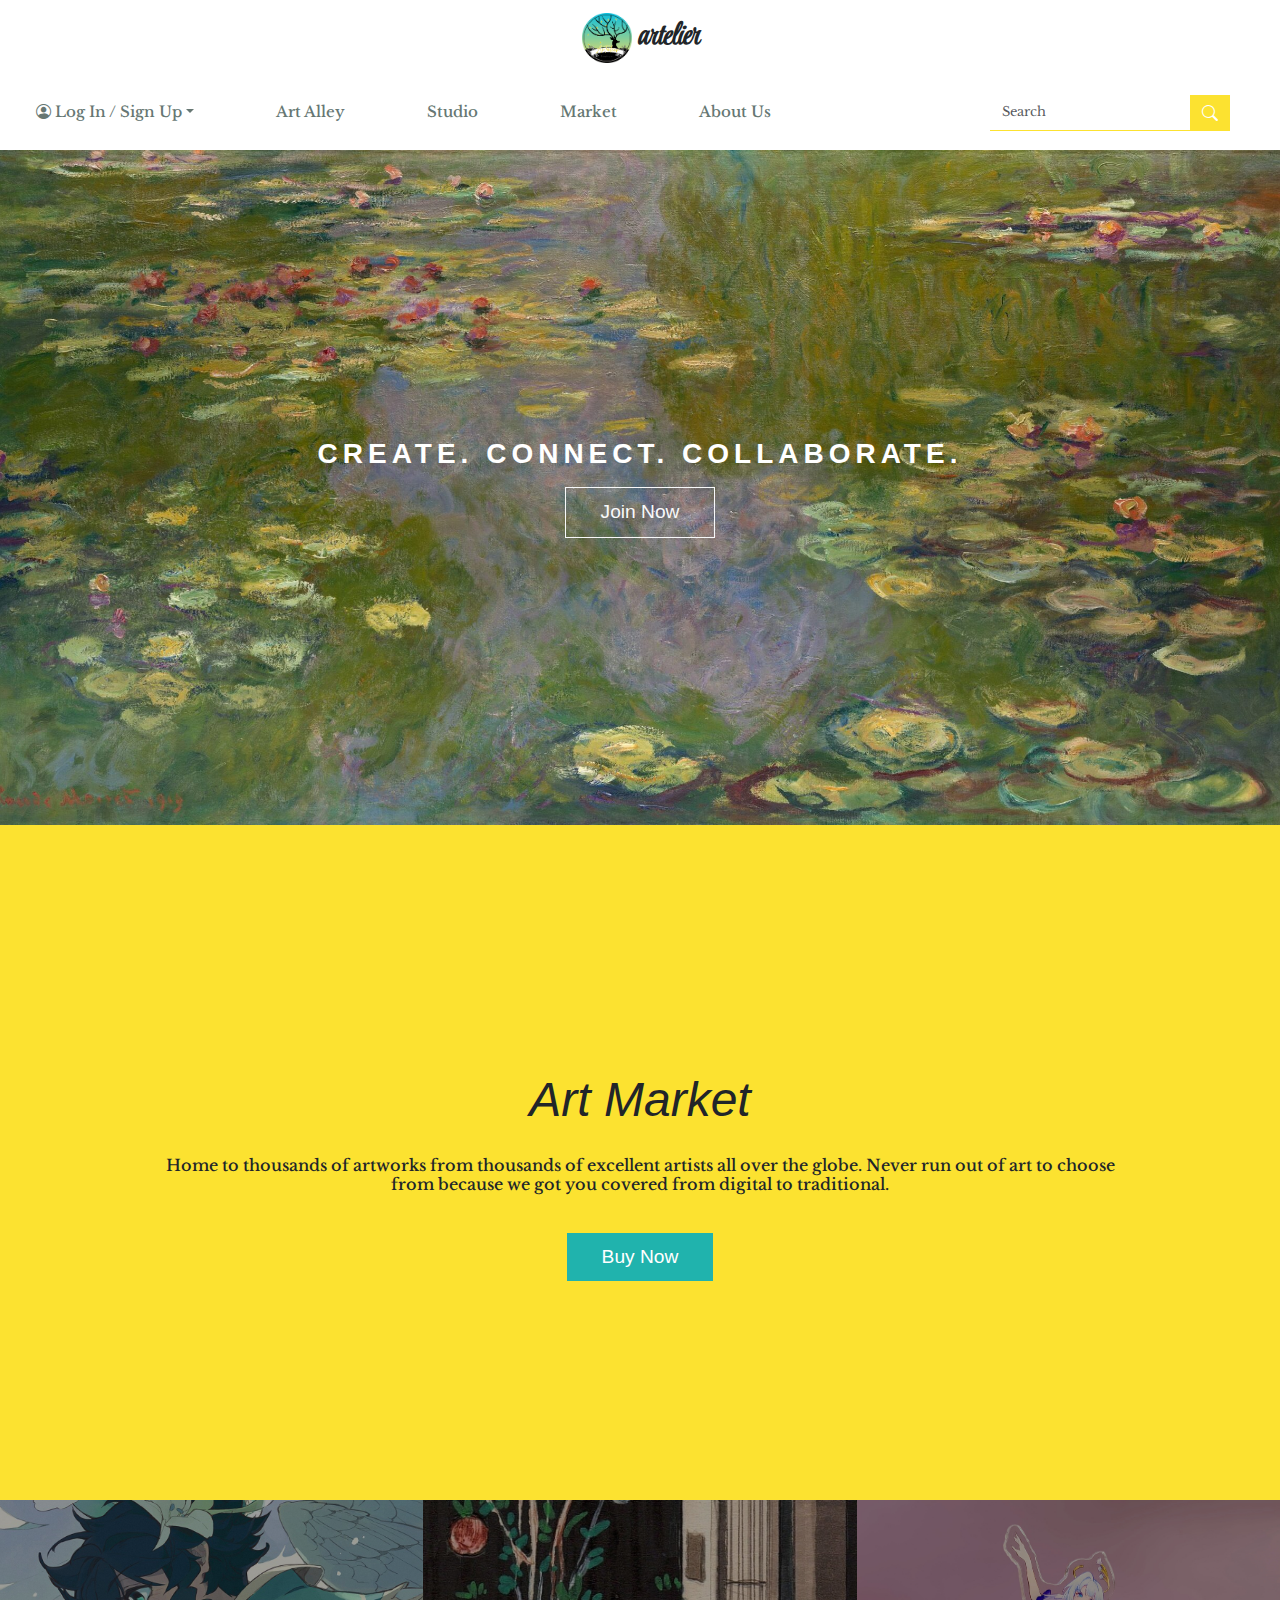
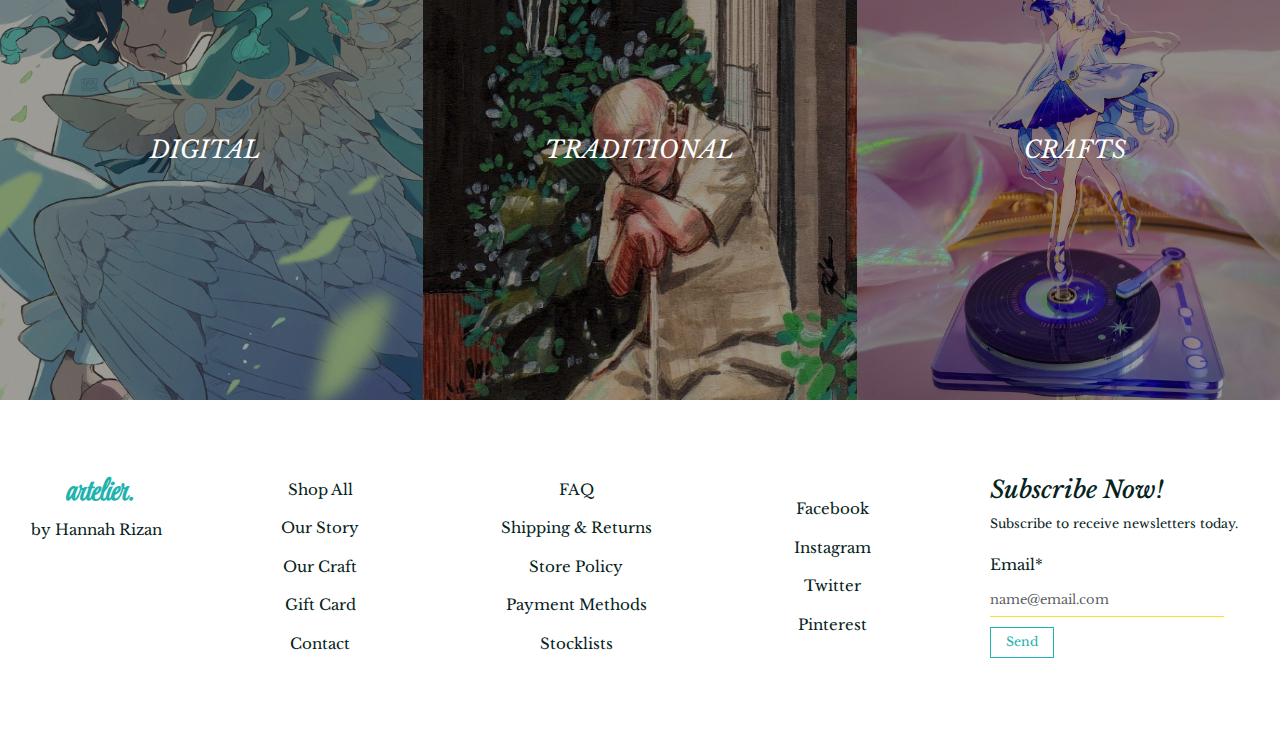
<file: index.html>
<!DOCTYPE html>
<html lang="en">
<head>
    <meta charset="UTF-8">
    <meta http-equiv="X-UA-Compatible" content="IE=edge">
    <meta name="viewport" content="width=device-width, initial-scale=1.0">
    <link href="https://cdn.jsdelivr.net/npm/bootstrap@5.3.3/dist/css/bootstrap.min.css" rel="stylesheet" integrity="sha384-QWTKZyjpPEjISv5WaRU9OFeRpok6YctnYmDr5pNlyT2bRjXh0JMhjY6hW+ALEwIH" crossorigin="anonymous">
    <link rel=”stylesheet” href=”https://cdn.jsdelivr.net/npm/bootstrap@5.0.2/dist/css/bootstrap.min.css”/>
    <link rel="stylesheet" href=
    "https://cdn.jsdelivr.net/npm/bootstrap-icons@1.5.0/font/bootstrap-icons.css" />
    <link rel="stylesheet" href="index.css">
    <title>Arterlier</title>
</head>
<body>
    <!-- LOGO -->
    <div class="container-fluid">
        <div id="logo">
            <img src="ArTelier.png">
        </div>
        <div class="brand"><b><i>artelier</i></b></div>
    </div>
     <!--NAVBAR-->
     <nav class="navbar navbar-expand-lg">
        <div class="container-fluid">
          <button class="navbar-toggler" type="button" data-bs-toggle="offcanvas" data-bs-target="#offcanvasNavbar" aria-controls="offcanvasNavbar" aria-label="Toggle navigation">
            <span class="navbar-toggler-icon"></span>
          </button>
          <div class="offcanvas offcanvas-start" tabindex="-1" id="offcanvasNavbar" aria-labelledby="offcanvasNavbarLabel">
            <div class="offcanvas-header">
              <h5 class="brand"><b><i>artelier</i></b></h5>
              <button type="button" class="btn-close" data-bs-dismiss="offcanvas" aria-label="Close"></button>
            </div>
            <div class="offcanvas-body">
              <ul class="navbar-nav justify-content-start flex-grow-1 pe-3">
                <li class="nav-item dropdown">
                    <a class="nav-link mx-lg-2 dropdown-toggle" href="#" role="button" data-bs-toggle="dropdown" aria-expanded="false"><i class="bi bi-person-circle"></i>
                        Log In / Sign Up</a>
                    <ul class="dropdown-menu">
                        </li>
                        <li><a class="dropdown-item" href="art-alley.html">Log In</a></li>
                        <hr class="dropdown-divider">
                        </li>
                        <li><a class="dropdown-item" href="studio.html">Sign Up</a></li>
                    </ul>
                  </li>
                <li class="nav-item">
                  <a class="nav-link mx-lg-2" href="art-alley.html">Art Alley</a>
                </li>
                <li class="nav-item">
                  <a class="nav-link mx-lg-2" href="studio.html">Studio</a>
                </li>
                <li class="nav-item">
                    <a class="nav-link mx-lg-2" href="market.html">Market</a>
                </li>
                <li class="nav-item">
                    <a class="nav-link mx-lg-2" href="about.html">About Us</a>
                </li>
              </ul>
            </div>
          </div>
          <form class="d-flex" role="search">
            <input class="form-control" type="search" placeholder="Search" aria-label="Search">
            <button class="btn" type="submit"><i class="bi bi-search"></i></button>
          </form>
        </div>
      </nav>
      <div class="home-section">
        <div class="container-fluid">
            <div class="ccc">
                <h3 class="home-text"><b>CREATE. CONNECT. COLLABORATE.</b></h3>
            </div>
            <div class="join-now">
                <a href="studio.html"><button type="button" class="btn btn-outline-light">Join Now</button></a>
            </div>    
        </div>
      </div>
      <div class="art-alley">
        <div class="container-fluid">
            <div class="art-alley-text">
                <h2 class="art-alley-header">Art Market</h2>
            </div>
            <div class="art-alley-text">
                <h6 class="art-alley-p">Home to thousands of artworks from thousands of excellent artists all over the globe. Never run out of art to choose from because we got you covered from digital to traditional.</h6>
            </div>
            <div class="buy-now">
              <a href="market.html"><button type="button" class="btn btn-primary">Buy Now</button></a>
            </div>
        </div>
      </div>
      <div class="home-categories">
        <div id="container-fluid">
            <div class="home-category">
                <div class="row">
                    <div class="category col-12 col-sm-4">
                            <div class="col-12">DIGITAL</div>
                    </div>
                    <div class="category col-12 col-sm-4">
                        <div class="col-12 col-sm-12">TRADITIONAL</div>
                    </div>
                    <div class="category col-12 col-sm-4">
                        <div class="col-12 col-sm-12">CRAFTS</div>
                    </div>
                </div>
            </div>
        </div>
      </div>
      <div class="footer">
        <div id="container-fluid" class="clearfix">
            <div class="footer-col">
                <h4 class="brand"><b><i>artelier.</i></b></h4>
                <p class="programmer">by Hannah Rizan</p>
            </div>
            <div class="footer-col">
                <p>Shop All</p>
                <p>Our Story</p>
                <p>Our Craft</p>
                <p>Gift Card</p>
                <p>Contact</p>
            </div>
            <div class="footer-col">
                <p>FAQ</p>
                <p>Shipping & Returns</p>
                <p>Store Policy</p>
                <p>Payment Methods</p>
                <p>Stocklists</p>
            </div>
            <div class="footer-col">
                <p>Facebook</p>
                <p>Instagram</p>
                <p>Twitter</p>
                <p>Pinterest</p>
            </div>
            <div class="footer-col">
              <h4 class="footer-sub"><i>Subscribe Now!</i></h4>
              <p style="font-size: smaller; margin-bottom: 20px; margin-right: 10px;">Subscribe to receive newsletters today.</p>
              <div class="mb-3">
                  <label for="exampleFormControlInput1" class="form-label">Email*</label>
                  <input type="email" class="form-control" id="exampleFormControlInput1" placeholder="name@email.com" required>
                  <div class="sub-now">
                      <button type="button" class="btn btn-outline-primary">Send</button>
                  </div>
                  </div>
            </div>
        </div>
      </div>
</body>
    <script src="https://cdn.jsdelivr.net/npm/bootstrap@5.3.3/dist/js/bootstrap.bundle.min.js" integrity="sha384-YvpcrYf0tY3lHB60NNkmXc5s9fDVZLESaAA55NDzOxhy9GkcIdslK1eN7N6jIeHz" crossorigin="anonymous"></script>
</html>
</file>
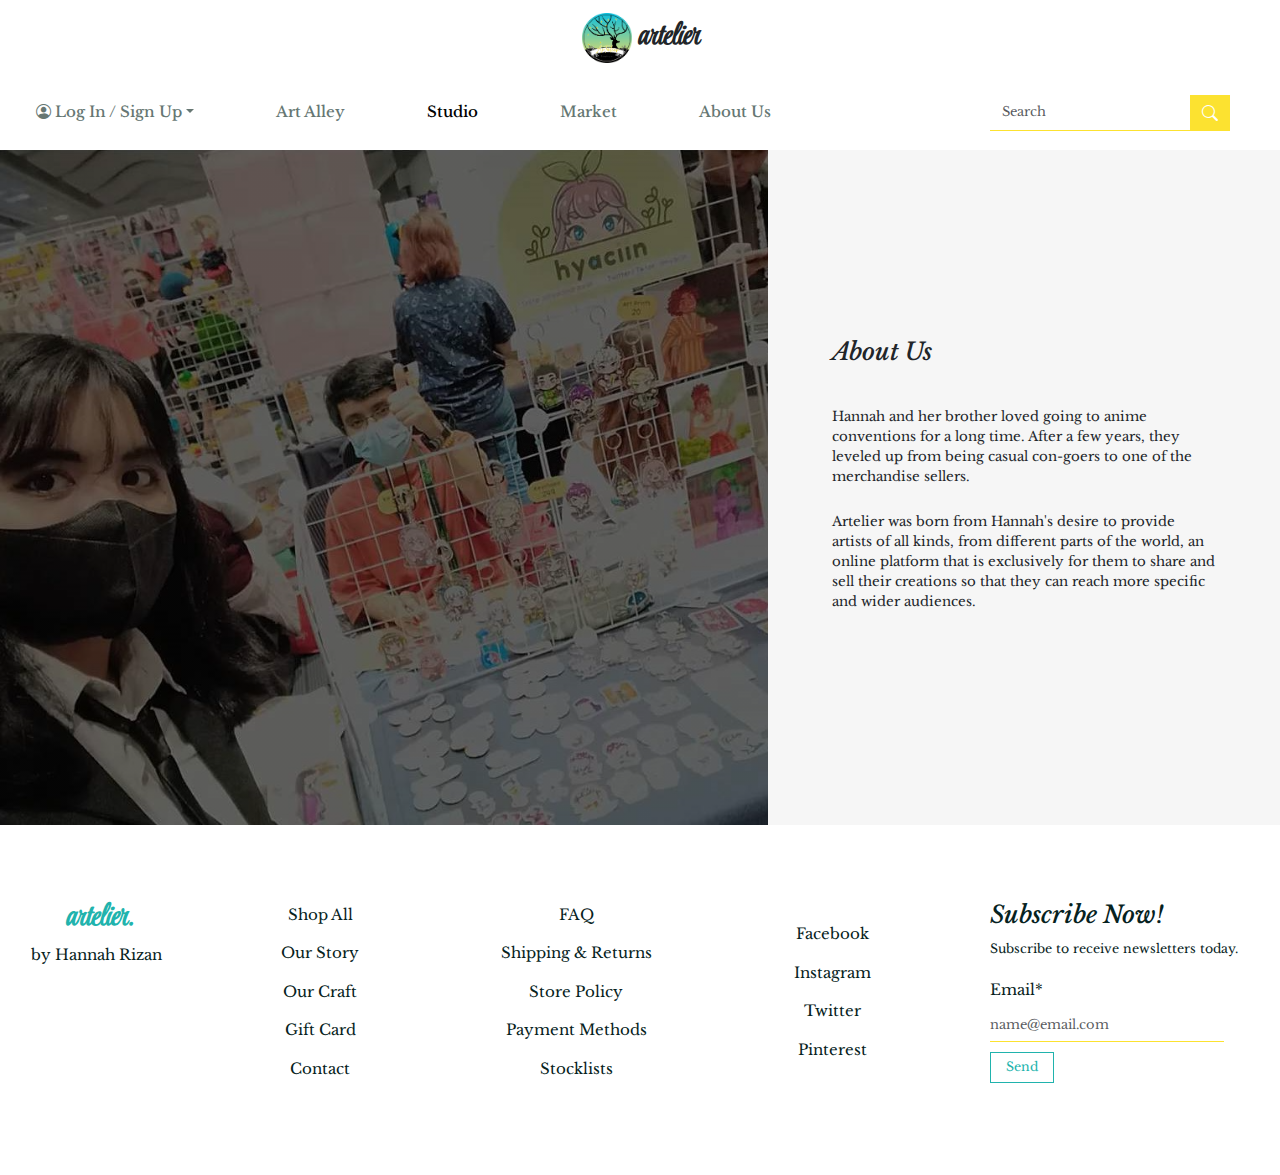
<file: about.html>
<!DOCTYPE html>
<html lang="en">
<head>
    <meta charset="UTF-8">
    <meta http-equiv="X-UA-Compatible" content="IE=edge">
    <meta name="viewport" content="width=device-width, initial-scale=1.0">
    <link href="https://cdn.jsdelivr.net/npm/bootstrap@5.3.3/dist/css/bootstrap.min.css" rel="stylesheet" integrity="sha384-QWTKZyjpPEjISv5WaRU9OFeRpok6YctnYmDr5pNlyT2bRjXh0JMhjY6hW+ALEwIH" crossorigin="anonymous">
    <link rel=”stylesheet” href=”https://cdn.jsdelivr.net/npm/bootstrap@5.0.2/dist/css/bootstrap.min.css”/>
    <link rel="stylesheet" href=
    "https://cdn.jsdelivr.net/npm/bootstrap-icons@1.5.0/font/bootstrap-icons.css" />
    <link rel="stylesheet" href="about.css">
    <title>Arterlier | About Us</title>
</head>
<body>
    <!-- LOGO -->
    <div class="container-fluid">
        <div id="logo">
            <img src="ArTelier.png">
        </div>
        <div class="brand"><b><i>artelier</i></b></div>
    </div>
     <!--NAVBAR-->
     <nav class="navbar navbar-expand-lg">
        <div class="container-fluid">
          <button class="navbar-toggler" type="button" data-bs-toggle="offcanvas" data-bs-target="#offcanvasNavbar" aria-controls="offcanvasNavbar" aria-label="Toggle navigation">
            <span class="navbar-toggler-icon"></span>
          </button>
          <div class="offcanvas offcanvas-start" tabindex="-1" id="offcanvasNavbar" aria-labelledby="offcanvasNavbarLabel">
            <div class="offcanvas-header">
              <h5 class="brand"><b><i>artelier</i></b></h5>
              <button type="button" class="btn-close" data-bs-dismiss="offcanvas" aria-label="Close"></button>
            </div>
            <div class="offcanvas-body">
              <ul class="navbar-nav justify-content-start flex-grow-1 pe-3">
                <li class="nav-item dropdown">
                    <a class="nav-link mx-lg-2 dropdown-toggle" href="#" role="button" data-bs-toggle="dropdown" aria-expanded="false"><i class="bi bi-person-circle"></i>
                      Log In / Sign Up</a>
                        <ul class="dropdown-menu">
                            <li><a class="dropdown-item" href="#">Profile</a></li>
                            <li><a class="dropdown-item" href="#">My Orders</a></li>
                            <li>
                            <li><a class="dropdown-item" href="#">Notifications</a></li>
                            <li>
                              <li><a class="dropdown-item" href="#">Settings</a></li>
                            <li>
                              <hr class="dropdown-divider">
                            </li>
                            <li><a class="dropdown-item" href="index.html">Log Out</a></li>
                          </ul>
                  </li>
                <li class="nav-item">
                  <a class="nav-link mx-lg-2" aria-current="page" href="art-alley.html">Art Alley</a>
                </li>
                <li class="nav-item">
                  <a class="nav-link mx-lg-2 active" href="studio.html">Studio</a>
                </li>
                <li class="nav-item">
                    <a class="nav-link mx-lg-2" href="market.html">Market</a>
                </li>
                <li class="nav-item">
                    <a class="nav-link mx-lg-2" href="about.html">About Us</a>
                </li>
              </ul>
            </div>
          </div>
          <form class="d-flex" role="search">
            <input class="form-control" type="search" placeholder="Search" aria-label="Search">
            <button class="btn" type="submit"><i class="bi bi-search"></i></button>
          </form>
        </div>
      </nav>
        <div class="studio-section">
            <div class="container-fluid">
                <div class="studio-img"></div>
                <div class="studio-content">
                    <h4 class="artist">About Us</h4>
                    <p class="studio-sub" style="font-size: smaller; margin-top: 20px;margin-bottom: 25px;">Hannah and her brother loved going to anime conventions for a long time. After a few years, they leveled up from being casual con-goers to one of the merchandise sellers.
                    </p>
                    <p class="studio-sub" style="font-size: smaller; margin-top: 20px;margin-bottom: 25px;">Artelier was born from Hannah's desire to provide artists of all kinds, from different parts of the world, an online platform that is exclusively for them to share and sell their creations so that they can reach more specific and wider audiences.
                    </p>
            </div>
        </div>
      <div class="footer">
        <div id="container-fluid" class="clearfix">
            <div class="footer-col">
                <h4 class="brand"><b><i>artelier.</i></b></h4>
                <p class="programmer">by Hannah Rizan</p>
            </div>
            <div class="footer-col">
                <p>Shop All</p>
                <p>Our Story</p>
                <p>Our Craft</p>
                <p>Gift Card</p>
                <p>Contact</p>
            </div>
            <div class="footer-col">
                <p>FAQ</p>
                <p>Shipping & Returns</p>
                <p>Store Policy</p>
                <p>Payment Methods</p>
                <p>Stocklists</p>
            </div>
            <div class="footer-col">
                <p>Facebook</p>
                <p>Instagram</p>
                <p>Twitter</p>
                <p>Pinterest</p>
            </div>
            <div class="footer-col">
                <h4 class="footer-sub"><i>Subscribe Now!</i></h4>
                <p style="font-size: smaller; margin-bottom: 20px; margin-right: 10px;">Subscribe to receive newsletters today.</p>
                <div class="mb-3">
                    <label for="exampleFormControlInput1" class="form-label">Email*</label>
                    <input type="email" class="form-control" id="exampleFormControlInput1" placeholder="name@email.com" required>
                    <div class="sub-now">
                        <button type="button" class="btn btn-outline-primary">Send</button>
                    </div>
                  </div>
            </div>
        </div>
      </div>
</body>
    <script src="https://cdn.jsdelivr.net/npm/bootstrap@5.3.3/dist/js/bootstrap.bundle.min.js" integrity="sha384-YvpcrYf0tY3lHB60NNkmXc5s9fDVZLESaAA55NDzOxhy9GkcIdslK1eN7N6jIeHz" crossorigin="anonymous"></script>
</html>
</file>
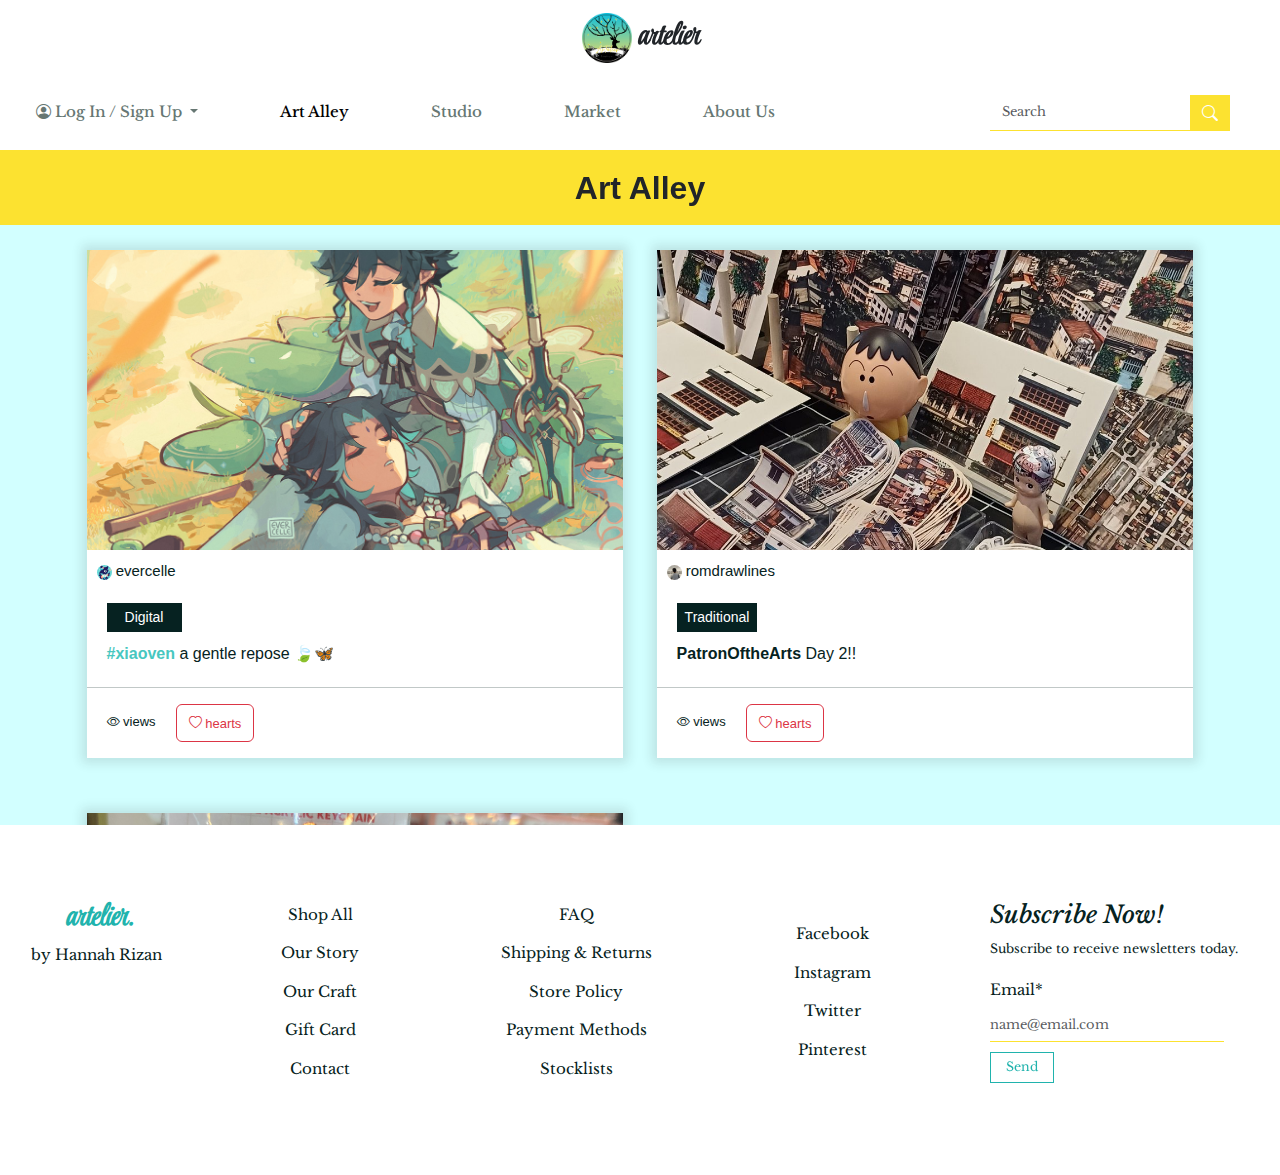
<file: art-alley.html>
<!DOCTYPE html>
<html lang="en">
<head>
    <meta charset="UTF-8">
    <meta http-equiv="X-UA-Compatible" content="IE=edge">
    <meta name="viewport" content="width=device-width, initial-scale=1.0">
    <link href="https://cdn.jsdelivr.net/npm/bootstrap@5.3.3/dist/css/bootstrap.min.css" rel="stylesheet" integrity="sha384-QWTKZyjpPEjISv5WaRU9OFeRpok6YctnYmDr5pNlyT2bRjXh0JMhjY6hW+ALEwIH" crossorigin="anonymous">
    <link rel=”stylesheet” href=”https://cdn.jsdelivr.net/npm/bootstrap@5.0.2/dist/css/bootstrap.min.css”/>
    <link rel="stylesheet" href=
    "https://cdn.jsdelivr.net/npm/bootstrap-icons@1.5.0/font/bootstrap-icons.css" />
    <link rel="stylesheet" href="art-alley.css">
    <title>Arterlier | Art Alley</title>
</head>
<body>
    <!-- LOGO -->
    <div class="container-fluid">
        <div id="logo">
            <img src="ArTelier.png">
        </div>
        <div class="brand"><b><i>artelier</i></b></div>
    </div>
     <!--NAVBAR-->
     <nav class="navbar navbar-expand-lg">
        <div class="container-fluid">
          <button class="navbar-toggler" type="button" data-bs-toggle="offcanvas" data-bs-target="#offcanvasNavbar" aria-controls="offcanvasNavbar" aria-label="Toggle navigation">
            <span class="navbar-toggler-icon"></span>
          </button>
          <div class="offcanvas offcanvas-start" tabindex="-1" id="offcanvasNavbar" aria-labelledby="offcanvasNavbarLabel">
            <div class="offcanvas-header">
              <h5 class="brand"><b><i>artelier</i></b></h5>
              <button type="button" class="btn-close" data-bs-dismiss="offcanvas" aria-label="Close"></button>
            </div>
            <div class="offcanvas-body">
              <ul class="navbar-nav justify-content-start flex-grow-1 pe-3">
                <li class="nav-item dropdown">
                    <a class="nav-link mx-lg-2 dropdown-toggle" href="#" role="button" data-bs-toggle="dropdown" aria-expanded="false"><i class="bi bi-person-circle"></i>
                      Log In / Sign Up </a>
                    <ul class="dropdown-menu">
                      <li><a class="dropdown-item" href="#">Profile</a></li>
                      <li><a class="dropdown-item" href="#">My Orders</a></li>
                      <li>
                      <li><a class="dropdown-item" href="#">Notifications</a></li>
                      <li>
                        <li><a class="dropdown-item" href="#">Settings</a></li>
                      <li>
                        <hr class="dropdown-divider">
                      </li>
                      <li><a class="dropdown-item" href="index.html">Log Out</a></li>
                    </ul>
                  </li>
                <li class="nav-item">
                  <a class="nav-link mx-lg-2 active" href="art-alley.html">Art Alley</a>
                </li>
                <li class="nav-item">
                  <a class="nav-link mx-lg-2" href="studio.html">Studio</a>
                </li>
                <li class="nav-item">
                    <a class="nav-link mx-lg-2" href="market.html">Market</a>
                </li>
                <li class="nav-item">
                    <a class="nav-link mx-lg-2" href="about.html">About Us</a>
                </li>
              </ul>
            </div>
          </div>
          <form class="d-flex" role="search">
            <input class="form-control" type="search" placeholder="Search" aria-label="Search">
            <button class="btn" type="submit"><i class="bi bi-search"></i></button>
          </form>
        </div>
      </nav>
      <div class="header-div">
        <div class="container-fluid">
            <div class="header"><h2><b>Art Alley</b></h2></div>
        </div>
      </div>
      <div class="home-page">
        <div id="container-fluid" class="clearfix">
            <div id="box-main" class="clearfix">
                <div class="box">
                    <img src="POSTS/ever-post1.1.jpg" class="img" width="100%">
                    <p class="photo-title">
                        <img src="DIGITAL/ever-profile.jpg" style="width: 15px; border-radius: 15px;"> evercelle
                    </p>
                    <p class="tag">
                        <button type="button" class="btn btn-primary btn-sm">Digital</button>
                    </p>
                    <p class="details">
                    <b style="color: #47c7c0;">#xiaoven</b>
                    a gentle repose 🍃🦋
                    </p>
                    <hr>
                    <p class="reacts"><i class="bi bi-eye"> views</i><button type="button" class="btn btn-outline-danger"><i class="bi bi-heart"> hearts</i></button></p>
                </div>
                <div class="box">
                    <img src="POSTS/rom-post1.1.jpg" class="img" width="100%">
                    <p class="photo-title">
                        <img src="TRAD/rom-profile.jpg" style="width: 15px; border-radius: 15px;"> romdrawlines
                    </p>
                    <p class="tag">
                        <button type="button" class="btn btn-primary btn-sm">Traditional</button>
                    </p>
                    <p class="details">
                        <b>PatronOftheArts</b>
                        Day 2!!
                        </p>
                        <hr>
                        <p class="reacts"><i class="bi bi-eye"> views</i><button type="button" class="btn btn-outline-danger"><i class="bi bi-heart"> hearts</i></button></p>
                </div>
                <div class="box">
                    <img src="POSTS/cf-post1.1.jpg" class="img" width="100%">
                    <p class="photo-title">
                        <img src="CRAFTS/cf-profile.jpg" style="width: 15px; border-radius: 15px;"> cafhune
                    </p>
                    <p class="tag">
                        <button type="button" class="btn btn-primary btn-sm">Crafts</button>
                    </p>
                    <p class="details">
                        <b>Merch Restock!</b>
                        @ The Craft Central - SM Megamall 
                        </p>
                        <hr>
                        <p class="reacts"><i class="bi bi-eye"> views</i><button type="button" class="btn btn-outline-danger"><i class="bi bi-heart"> hearts</i></button></p>
                </div>
            </div>
          </div>
        </div>
      <div class="footer">
        <div id="container-fluid" class="clearfix">
            <div class="footer-col">
                <h4 class="brand"><b><i>artelier.</i></b></h4>
                <p class="programmer">by Hannah Rizan</p>
            </div>
            <div class="footer-col">
                <p>Shop All</p>
                <p>Our Story</p>
                <p>Our Craft</p>
                <p>Gift Card</p>
                <p>Contact</p>
            </div>
            <div class="footer-col">
                <p>FAQ</p>
                <p>Shipping & Returns</p>
                <p>Store Policy</p>
                <p>Payment Methods</p>
                <p>Stocklists</p>
            </div>
            <div class="footer-col">
                <p>Facebook</p>
                <p>Instagram</p>
                <p>Twitter</p>
                <p>Pinterest</p>
            </div>
            <div class="footer-col">
              <h4 class="footer-sub"><i>Subscribe Now!</i></h4>
              <p style="font-size: smaller; margin-bottom: 20px; margin-right: 10px;">Subscribe to receive newsletters today.</p>
              <div class="mb-3">
                  <label for="exampleFormControlInput1" class="form-label">Email*</label>
                  <input type="email" class="form-control" id="exampleFormControlInput1" placeholder="name@email.com" required>
                  <div class="sub-now">
                      <button type="button" class="btn btn-outline-primary">Send</button>
                  </div>
                  </div>
            </div>
        </div>
      </div>
</body>
    <script src="https://cdn.jsdelivr.net/npm/bootstrap@5.3.3/dist/js/bootstrap.bundle.min.js" integrity="sha384-YvpcrYf0tY3lHB60NNkmXc5s9fDVZLESaAA55NDzOxhy9GkcIdslK1eN7N6jIeHz" crossorigin="anonymous"></script>
</html>
</file>
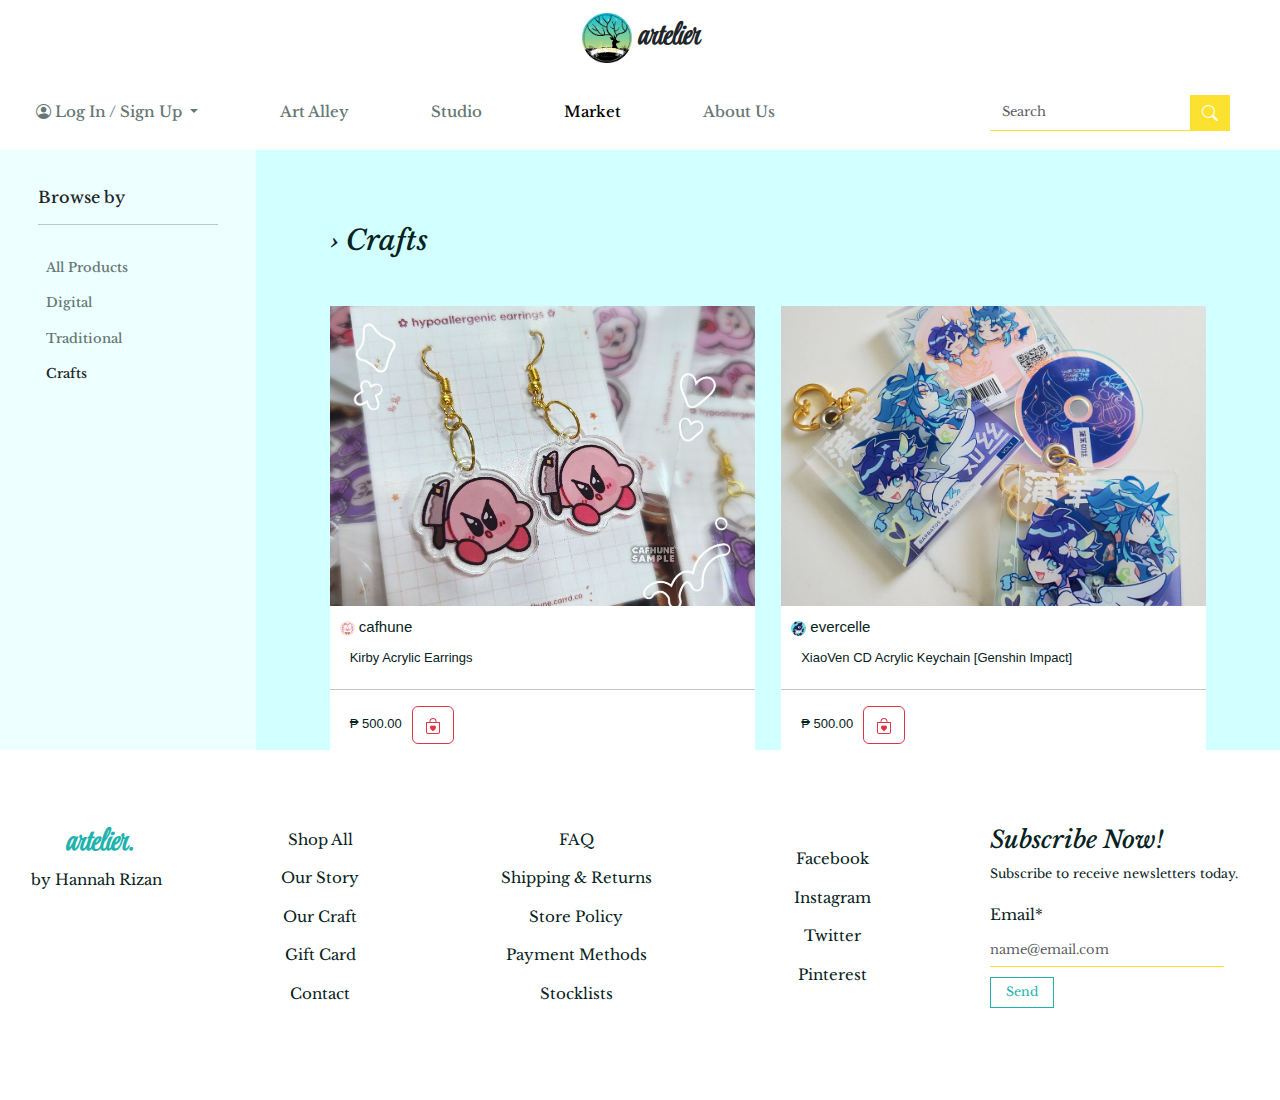
<file: market-craft.html>
<!DOCTYPE html>
<html lang="en">
<head>
    <meta charset="UTF-8">
    <meta http-equiv="X-UA-Compatible" content="IE=edge">
    <meta name="viewport" content="width=device-width, initial-scale=1.0">
    <link href="https://cdn.jsdelivr.net/npm/bootstrap@5.3.3/dist/css/bootstrap.min.css" rel="stylesheet" integrity="sha384-QWTKZyjpPEjISv5WaRU9OFeRpok6YctnYmDr5pNlyT2bRjXh0JMhjY6hW+ALEwIH" crossorigin="anonymous">
    <link rel=”stylesheet” href=”https://cdn.jsdelivr.net/npm/bootstrap@5.0.2/dist/css/bootstrap.min.css”/>
    <link rel="stylesheet" href=
    "https://cdn.jsdelivr.net/npm/bootstrap-icons@1.5.0/font/bootstrap-icons.css" />
    <link rel="stylesheet" href="market.css">
    <title>Arterlier | Art Market - Crafts</title>
</head>
<body>
    <!-- LOGO -->
    <div class="container-fluid">
        <div id="logo">
            <img src="ArTelier.png">
        </div>
        <div class="brand"><b><i>artelier</i></b></div>
    </div>
     <!--NAVBAR-->
     <nav class="navbar navbar-expand-lg">
        <div class="container-fluid">
          <button class="navbar-toggler" type="button" data-bs-toggle="offcanvas" data-bs-target="#offcanvasNavbar" aria-controls="offcanvasNavbar" aria-label="Toggle navigation">
            <span class="navbar-toggler-icon"></span>
          </button>
          <div class="offcanvas offcanvas-start" tabindex="-1" id="offcanvasNavbar" aria-labelledby="offcanvasNavbarLabel">
            <div class="offcanvas-header">
              <h5 class="brand"><b><i>artelier</i></b></h5>
              <button type="button" class="btn-close" data-bs-dismiss="offcanvas" aria-label="Close"></button>
            </div>
            <div class="offcanvas-body">
              <ul class="navbar-nav justify-content-start flex-grow-1 pe-3">
                <li class="nav-item dropdown">
                    <a class="nav-link mx-lg-2 dropdown-toggle" href="#" role="button" data-bs-toggle="dropdown" aria-expanded="false"><i class="bi bi-person-circle"></i> Log In / Sign Up </a>
                    <ul class="dropdown-menu">
                      <li><a class="dropdown-item" href="#">Profile</a></li>
                      <li><a class="dropdown-item" href="#">My Orders</a></li>
                      <li>
                      <li><a class="dropdown-item" href="#">Notifications</a></li>
                      <li>
                        <li><a class="dropdown-item" href="#">Settings</a></li>
                      <li>
                        <hr class="dropdown-divider">
                      </li>
                      <li><a class="dropdown-item" href="index.html">Log Out</a></li>
                    </ul>
                </li>
                <li class="nav-item">
                  <a class="nav-link mx-lg-2" href="art-alley.html">Art Alley</a>
                </li>
                <li class="nav-item">
                  <a class="nav-link mx-lg-2" href="studio.html">Studio</a>
                </li>
                <li class="nav-item">
                    <a class="nav-link mx-lg-2 active" href="market.html">Market</a>
                </li>
                <li class="nav-item">
                    <a class="nav-link mx-lg-2" href="about.html">About Us</a>
                </li>
              </ul>
            </div>
          </div>
          <form class="d-flex" role="search">
            <input class="form-control" type="search" placeholder="Search" aria-label="Search">
            <button class="btn" type="submit"><i class="bi bi-search"></i></button>
          </form>
        </div>
      </nav>
      <div class="market-page">
        <div class="sidebar">
            <h6>Browse by</h6>
            <hr>
            <ul class="navbar-nav justify-content">
                <li class="nav-item">
                  <a class="nav-link mx-lg-2" href="market.html">All Products</a>
                </li>
                <li class="nav-item">
                  <a class="nav-link mx-lg-2" href="market-digi.html">Digital</a>
                </li>
                <li class="nav-item">
                    <a class="nav-link mx-lg-2" href="market-trad.html">Traditional</a>
                </li>
                <li class="nav-item">
                    <a class="nav-link mx-lg-2 active" href="market-craft.html">Crafts</a>
                </li>
              </ul>
        </div>
        <div id="container-fluid">
            <h3 class="market-header"><a href="market-craft.html" class="link">› Crafts</a></h3>
            <div id="box-main">
                <div class="box">
                    <img src="CRAFTS/cf-1-kirbyearrings.jpg" class="img" width="100%">
                    <p class="photo-title">
                        <img src="CRAFTS/cf-profile.jpg" style="width: 15px; border-radius: 15px;"> cafhune
                    </p>
                    <p class="details">
                    Kirby Acrylic Earrings
                    </p>
                    <hr>
                    <p class="price-cart">₱ 500.00<button type="button" class="btn btn-outline-danger"><svg class="bi" xmlns="http://www.w3.org/2000/svg" width="16" height="16" fill="currentColor" class="bi bi-bag-heart" viewBox="0 0 16 16">
                        <path fill-rule="evenodd" d="M10.5 3.5a2.5 2.5 0 0 0-5 0V4h5zm1 0V4H15v10a2 2 0 0 1-2 2H3a2 2 0 0 1-2-2V4h3.5v-.5a3.5 3.5 0 1 1 7 0M14 14V5H2v9a1 1 0 0 0 1 1h10a1 1 0 0 0 1-1M8 7.993c1.664-1.711 5.825 1.283 0 5.132-5.825-3.85-1.664-6.843 0-5.132"/>
                      </svg></button></p>
                </div>
                <div class="box">
                    <img src="CRAFTS/evercraft-1.jpg" class="img" width="100%">
                    <p class="photo-title">
                        <img src="DIGITAL/ever-profile.jpg" style="width: 15px; border-radius: 15px;"> evercelle
                    </p>
                    <p class="details">
                    XiaoVen CD Acrylic Keychain [Genshin Impact]
                    </p>
                    <hr>
                    <p class="price-cart">₱ 500.00<button type="button" class="btn btn-outline-danger"><svg class="bi" xmlns="http://www.w3.org/2000/svg" width="16" height="16" fill="currentColor" class="bi bi-bag-heart" viewBox="0 0 16 16">
                        <path fill-rule="evenodd" d="M10.5 3.5a2.5 2.5 0 0 0-5 0V4h5zm1 0V4H15v10a2 2 0 0 1-2 2H3a2 2 0 0 1-2-2V4h3.5v-.5a3.5 3.5 0 1 1 7 0M14 14V5H2v9a1 1 0 0 0 1 1h10a1 1 0 0 0 1-1M8 7.993c1.664-1.711 5.825 1.283 0 5.132-5.825-3.85-1.664-6.843 0-5.132"/>
                      </svg></button></p>
                </div>
                <div class="box">
                    <img src="CRAFTS/ndm-1.jpg" class="img" width="100%">
                    <p class="photo-title">
                        <img src="CRAFTS/ndm-profile.jpg" style="width: 15px; border-radius: 15px;"> nandemocreative
                    </p>
                    <p class="details">
                    Hololive Milk Carton Liquid Charms
                    </p>
                    <hr>
                    <p class="price-cart">₱ 500.00<button type="button" class="btn btn-outline-danger"><svg class="bi" xmlns="http://www.w3.org/2000/svg" width="16" height="16" fill="currentColor" class="bi bi-bag-heart" viewBox="0 0 16 16">
                        <path fill-rule="evenodd" d="M10.5 3.5a2.5 2.5 0 0 0-5 0V4h5zm1 0V4H15v10a2 2 0 0 1-2 2H3a2 2 0 0 1-2-2V4h3.5v-.5a3.5 3.5 0 1 1 7 0M14 14V5H2v9a1 1 0 0 0 1 1h10a1 1 0 0 0 1-1M8 7.993c1.664-1.711 5.825 1.283 0 5.132-5.825-3.85-1.664-6.843 0-5.132"/>
                      </svg></button></p>
                </div>
            </div>
          </div>
        </div>
      <div class="footer">
        <div id="container-fluid" class="clearfix">
            <div class="footer-col">
                <h4 class="brand"><b><i>artelier.</i></b></h4>
                <p class="programmer">by Hannah Rizan</p>
            </div>
            <div class="footer-col">
                <p>Shop All</p>
                <p>Our Story</p>
                <p>Our Craft</p>
                <p>Gift Card</p>
                <p>Contact</p>
            </div>
            <div class="footer-col">
                <p>FAQ</p>
                <p>Shipping & Returns</p>
                <p>Store Policy</p>
                <p>Payment Methods</p>
                <p>Stocklists</p>
            </div>
            <div class="footer-col">
                <p>Facebook</p>
                <p>Instagram</p>
                <p>Twitter</p>
                <p>Pinterest</p>
            </div>
            <div class="footer-col">
              <h4 class="footer-sub"><i>Subscribe Now!</i></h4>
              <p style="font-size: smaller; margin-bottom: 20px; margin-right: 10px;">Subscribe to receive newsletters today.</p>
              <div class="mb-3">
                  <label for="exampleFormControlInput1" class="form-label">Email*</label>
                  <input type="email" class="form-control" id="exampleFormControlInput1" placeholder="name@email.com" required>
                  <div class="sub-now">
                      <button type="button" class="btn btn-outline-primary">Send</button>
                  </div>
                  </div>
            </div>
        </div>
      </div>
</body>
    <script src="https://cdn.jsdelivr.net/npm/bootstrap@5.3.3/dist/js/bootstrap.bundle.min.js" integrity="sha384-YvpcrYf0tY3lHB60NNkmXc5s9fDVZLESaAA55NDzOxhy9GkcIdslK1eN7N6jIeHz" crossorigin="anonymous"></script>
</html>
</file>
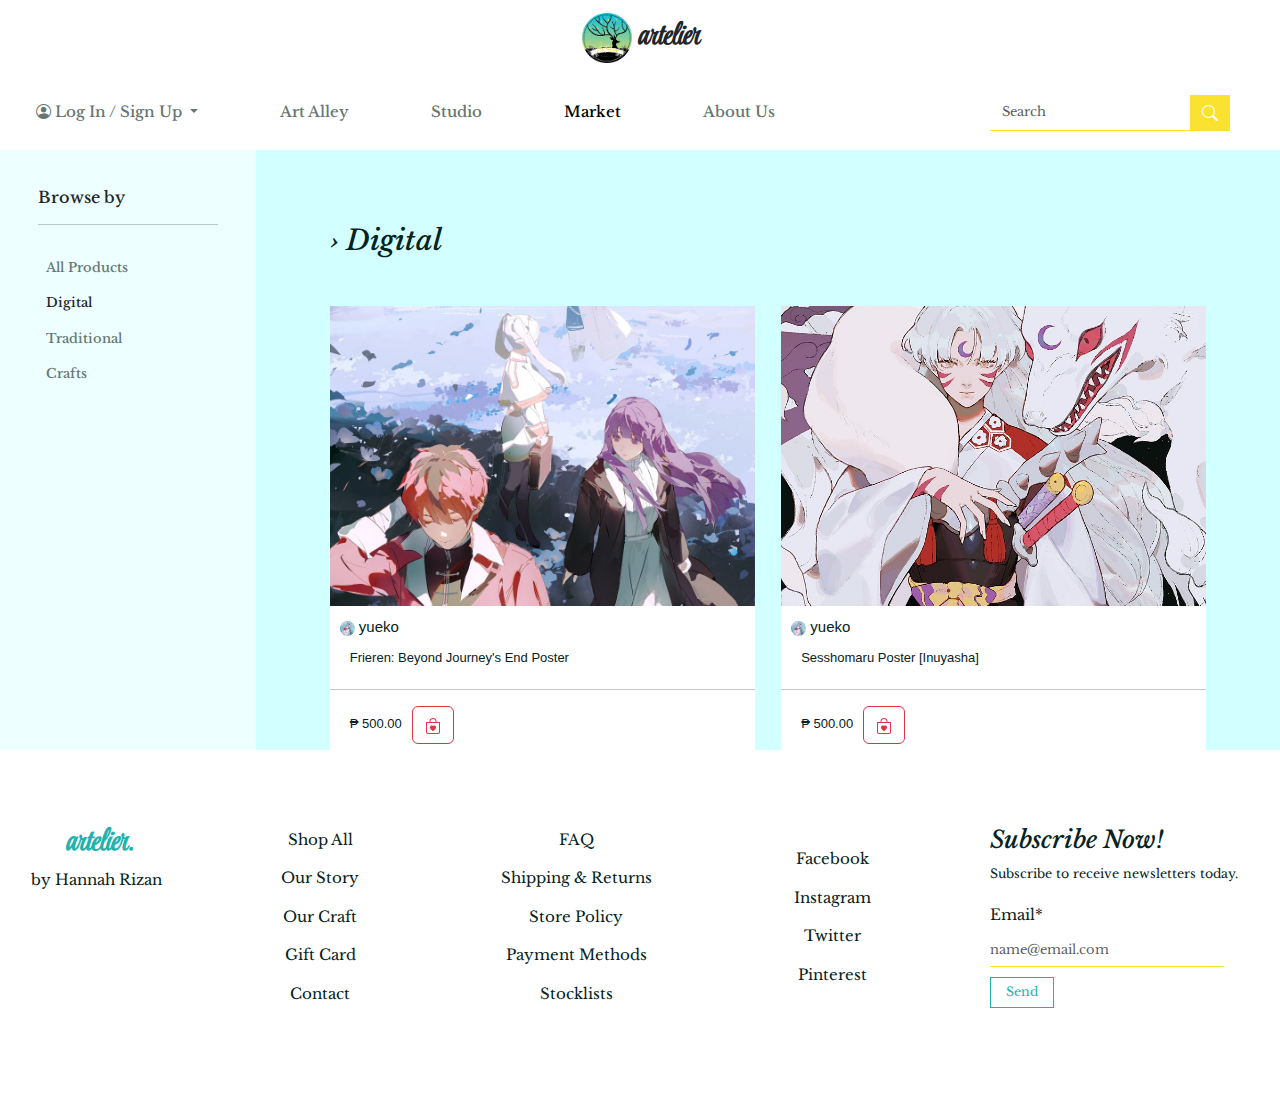
<file: market-digi.html>
<!DOCTYPE html>
<html lang="en">
<head>
    <meta charset="UTF-8">
    <meta http-equiv="X-UA-Compatible" content="IE=edge">
    <meta name="viewport" content="width=device-width, initial-scale=1.0">
    <link href="https://cdn.jsdelivr.net/npm/bootstrap@5.3.3/dist/css/bootstrap.min.css" rel="stylesheet" integrity="sha384-QWTKZyjpPEjISv5WaRU9OFeRpok6YctnYmDr5pNlyT2bRjXh0JMhjY6hW+ALEwIH" crossorigin="anonymous">
    <link rel=”stylesheet” href=”https://cdn.jsdelivr.net/npm/bootstrap@5.0.2/dist/css/bootstrap.min.css”/>
    <link rel="stylesheet" href=
    "https://cdn.jsdelivr.net/npm/bootstrap-icons@1.5.0/font/bootstrap-icons.css" />
    <link rel="stylesheet" href="market.css">
    <title>Arterlier | Art Market - Digital</title>
</head>
<body>
    <!-- LOGO -->
    <div class="container-fluid">
        <div id="logo">
            <img src="ArTelier.png">
        </div>
        <div class="brand"><b><i>artelier</i></b></div>
    </div>
     <!--NAVBAR-->
     <nav class="navbar navbar-expand-lg">
        <div class="container-fluid">
          <button class="navbar-toggler" type="button" data-bs-toggle="offcanvas" data-bs-target="#offcanvasNavbar" aria-controls="offcanvasNavbar" aria-label="Toggle navigation">
            <span class="navbar-toggler-icon"></span>
          </button>
          <div class="offcanvas offcanvas-start" tabindex="-1" id="offcanvasNavbar" aria-labelledby="offcanvasNavbarLabel">
            <div class="offcanvas-header">
              <h5 class="brand"><b><i>artelier</i></b></h5>
              <button type="button" class="btn-close" data-bs-dismiss="offcanvas" aria-label="Close"></button>
            </div>
            <div class="offcanvas-body">
              <ul class="navbar-nav justify-content-start flex-grow-1 pe-3">
                <li class="nav-item dropdown">
                    <a class="nav-link mx-lg-2 dropdown-toggle" href="#" role="button" data-bs-toggle="dropdown" aria-expanded="false"><i class="bi bi-person-circle"></i>
                      Log In / Sign Up </a>
                    <ul class="dropdown-menu">
                      <li><a class="dropdown-item" href="#">Profile</a></li>
                      <li><a class="dropdown-item" href="#">My Orders</a></li>
                      <li>
                      <li><a class="dropdown-item" href="#">Notifications</a></li>
                      <li>
                        <li><a class="dropdown-item" href="#">Settings</a></li>
                      <li>
                        <hr class="dropdown-divider">
                      </li>
                      <li><a class="dropdown-item" href="index.html">Log Out</a></li>
                    </ul>
                </li>
                <li class="nav-item">
                  <a class="nav-link mx-lg-2" href="art-alley.html">Art Alley</a>
                </li>
                <li class="nav-item">
                  <a class="nav-link mx-lg-2" href="studio.html">Studio</a>
                </li>
                <li class="nav-item">
                    <a class="nav-link mx-lg-2 active" href="market.html">Market</a>
                </li>
                <li class="nav-item">
                    <a class="nav-link mx-lg-2" href="about.html">About Us</a>
                </li>
              </ul>
            </div>
          </div>
          <form class="d-flex" role="search">
            <input class="form-control" type="search" placeholder="Search" aria-label="Search">
            <button class="btn" type="submit"><i class="bi bi-search"></i></button>
          </form>
        </div>
      </nav>
      <div class="market-page">
        <div class="sidebar">
            <h6>Browse by</h6>
            <hr>
            <ul class="navbar-nav justify-content">
                <li class="nav-item">
                  <a class="nav-link mx-lg-2" href="market.html">All Products</a>
                </li>
                <li class="nav-item">
                  <a class="nav-link mx-lg-2 active" href="market-digi.html">Digital</a>
                </li>
                <li class="nav-item">
                    <a class="nav-link mx-lg-2" href="market-trad.html">Traditional</a>
                </li>
                <li class="nav-item">
                    <a class="nav-link mx-lg-2" href="market-craft.html">Crafts</a>
                </li>
              </ul>
        </div>
        <div id="container-fluid">
            <h3 class="market-header"><a href="market-digi.html" class="link">› Digital</a></h3>
            <div id="box-main">
                <div class="box">
                    <img src="DIGITAL/y-1.jpg" class="img" width="100%">
                    <p class="photo-title">
                        <img src="DIGITAL/y-profile.jpg" style="width: 15px; border-radius: 15px;"> yueko
                    </p>
                    <p class="details">
                    Frieren: Beyond Journey's End Poster
                    </p>
                    <hr>
                    <p class="price-cart">₱ 500.00<button type="button" class="btn btn-outline-danger"><svg class="bi" xmlns="http://www.w3.org/2000/svg" width="16" height="16" fill="currentColor" class="bi bi-bag-heart" viewBox="0 0 16 16">
                        <path fill-rule="evenodd" d="M10.5 3.5a2.5 2.5 0 0 0-5 0V4h5zm1 0V4H15v10a2 2 0 0 1-2 2H3a2 2 0 0 1-2-2V4h3.5v-.5a3.5 3.5 0 1 1 7 0M14 14V5H2v9a1 1 0 0 0 1 1h10a1 1 0 0 0 1-1M8 7.993c1.664-1.711 5.825 1.283 0 5.132-5.825-3.85-1.664-6.843 0-5.132"/>
                      </svg></button></p>
                </div>
                <div class="box">
                    <img src="DIGITAL/y-5.jpg" class="img" width="100%">
                    <p class="photo-title">
                        <img src="DIGITAL/y-profile.jpg" style="width: 15px; border-radius: 15px;"> yueko
                    </p>
                    <p class="details">
                    Sesshomaru Poster [Inuyasha]
                    </p>
                    <hr>
                    <p class="price-cart">₱ 500.00<button type="button" class="btn btn-outline-danger"><svg class="bi" xmlns="http://www.w3.org/2000/svg" width="16" height="16" fill="currentColor" class="bi bi-bag-heart" viewBox="0 0 16 16">
                        <path fill-rule="evenodd" d="M10.5 3.5a2.5 2.5 0 0 0-5 0V4h5zm1 0V4H15v10a2 2 0 0 1-2 2H3a2 2 0 0 1-2-2V4h3.5v-.5a3.5 3.5 0 1 1 7 0M14 14V5H2v9a1 1 0 0 0 1 1h10a1 1 0 0 0 1-1M8 7.993c1.664-1.711 5.825 1.283 0 5.132-5.825-3.85-1.664-6.843 0-5.132"/>
                      </svg></button></p>
                </div>
                <div class="box">
                    <img src="DIGITAL/bb-2.png" class="img" width="100%">
                    <p class="photo-title">
                        <img src="DIGITAL/bb-profile.jpg" style="width: 15px; border-radius: 15px;"> blackbox
                    </p>
                    <p class="details">
                    Pastel Kim Dokja A4 Print [Omniscient Reader's Viewpoint]
                    </p>
                    <hr>
                    <p class="price-cart">₱ 500.00<button type="button" class="btn btn-outline-danger"><svg class="bi" xmlns="http://www.w3.org/2000/svg" width="16" height="16" fill="currentColor" class="bi bi-bag-heart" viewBox="0 0 16 16">
                        <path fill-rule="evenodd" d="M10.5 3.5a2.5 2.5 0 0 0-5 0V4h5zm1 0V4H15v10a2 2 0 0 1-2 2H3a2 2 0 0 1-2-2V4h3.5v-.5a3.5 3.5 0 1 1 7 0M14 14V5H2v9a1 1 0 0 0 1 1h10a1 1 0 0 0 1-1M8 7.993c1.664-1.711 5.825 1.283 0 5.132-5.825-3.85-1.664-6.843 0-5.132"/>
                      </svg></button></p>
                </div>
                <div class="box">
                    <img src="DIGITAL/ever-1.jpg" class="img" width="100%">
                    <p class="photo-title">
                        <img src="DIGITAL/ever-profile.jpg" style="width: 15px; border-radius: 15px;"> evercelle
                    </p>
                    <p class="details">
                    Venti and Aranara Print [Genshin Impact]
                    </p>
                    <hr>
                    <p class="price-cart">₱ 500.00<button type="button" class="btn btn-outline-danger"><svg class="bi" xmlns="http://www.w3.org/2000/svg" width="16" height="16" fill="currentColor" class="bi bi-bag-heart" viewBox="0 0 16 16">
                        <path fill-rule="evenodd" d="M10.5 3.5a2.5 2.5 0 0 0-5 0V4h5zm1 0V4H15v10a2 2 0 0 1-2 2H3a2 2 0 0 1-2-2V4h3.5v-.5a3.5 3.5 0 1 1 7 0M14 14V5H2v9a1 1 0 0 0 1 1h10a1 1 0 0 0 1-1M8 7.993c1.664-1.711 5.825 1.283 0 5.132-5.825-3.85-1.664-6.843 0-5.132"/>
                      </svg></button></p>
                </div>
                <div class="box">
                    <img src="DIGITAL/ever-3.jpg" class="img" width="100%">
                    <p class="photo-title">
                        <img src="DIGITAL/ever-profile.jpg" style="width: 15px; border-radius: 15px;"> evercelle
                    </p>
                    <p class="details">
                    Aki and Angel Print [Chainsaw Man]
                    </p>
                    <hr>
                    <p class="price-cart">₱ 500.00<button type="button" class="btn btn-outline-danger"><svg class="bi" xmlns="http://www.w3.org/2000/svg" width="16" height="16" fill="currentColor" class="bi bi-bag-heart" viewBox="0 0 16 16">
                        <path fill-rule="evenodd" d="M10.5 3.5a2.5 2.5 0 0 0-5 0V4h5zm1 0V4H15v10a2 2 0 0 1-2 2H3a2 2 0 0 1-2-2V4h3.5v-.5a3.5 3.5 0 1 1 7 0M14 14V5H2v9a1 1 0 0 0 1 1h10a1 1 0 0 0 1-1M8 7.993c1.664-1.711 5.825 1.283 0 5.132-5.825-3.85-1.664-6.843 0-5.132"/>
                      </svg></button></p>
                </div>
            </div>
          </div>
        </div>
      <div class="footer">
        <div id="container-fluid" class="clearfix">
            <div class="footer-col">
                <h4 class="brand"><b><i>artelier.</i></b></h4>
                <p class="programmer">by Hannah Rizan</p>
            </div>
            <div class="footer-col">
                <p>Shop All</p>
                <p>Our Story</p>
                <p>Our Craft</p>
                <p>Gift Card</p>
                <p>Contact</p>
            </div>
            <div class="footer-col">
                <p>FAQ</p>
                <p>Shipping & Returns</p>
                <p>Store Policy</p>
                <p>Payment Methods</p>
                <p>Stocklists</p>
            </div>
            <div class="footer-col">
                <p>Facebook</p>
                <p>Instagram</p>
                <p>Twitter</p>
                <p>Pinterest</p>
            </div>
            <div class="footer-col">
              <h4 class="footer-sub"><i>Subscribe Now!</i></h4>
              <p style="font-size: smaller; margin-bottom: 20px; margin-right: 10px;">Subscribe to receive newsletters today.</p>
              <div class="mb-3">
                  <label for="exampleFormControlInput1" class="form-label">Email*</label>
                  <input type="email" class="form-control" id="exampleFormControlInput1" placeholder="name@email.com" required>
                  <div class="sub-now">
                      <button type="button" class="btn btn-outline-primary">Send</button>
                  </div>
                  </div>
            </div>
        </div>
      </div>
</body>
    <script src="https://cdn.jsdelivr.net/npm/bootstrap@5.3.3/dist/js/bootstrap.bundle.min.js" integrity="sha384-YvpcrYf0tY3lHB60NNkmXc5s9fDVZLESaAA55NDzOxhy9GkcIdslK1eN7N6jIeHz" crossorigin="anonymous"></script>
</html>
</file>
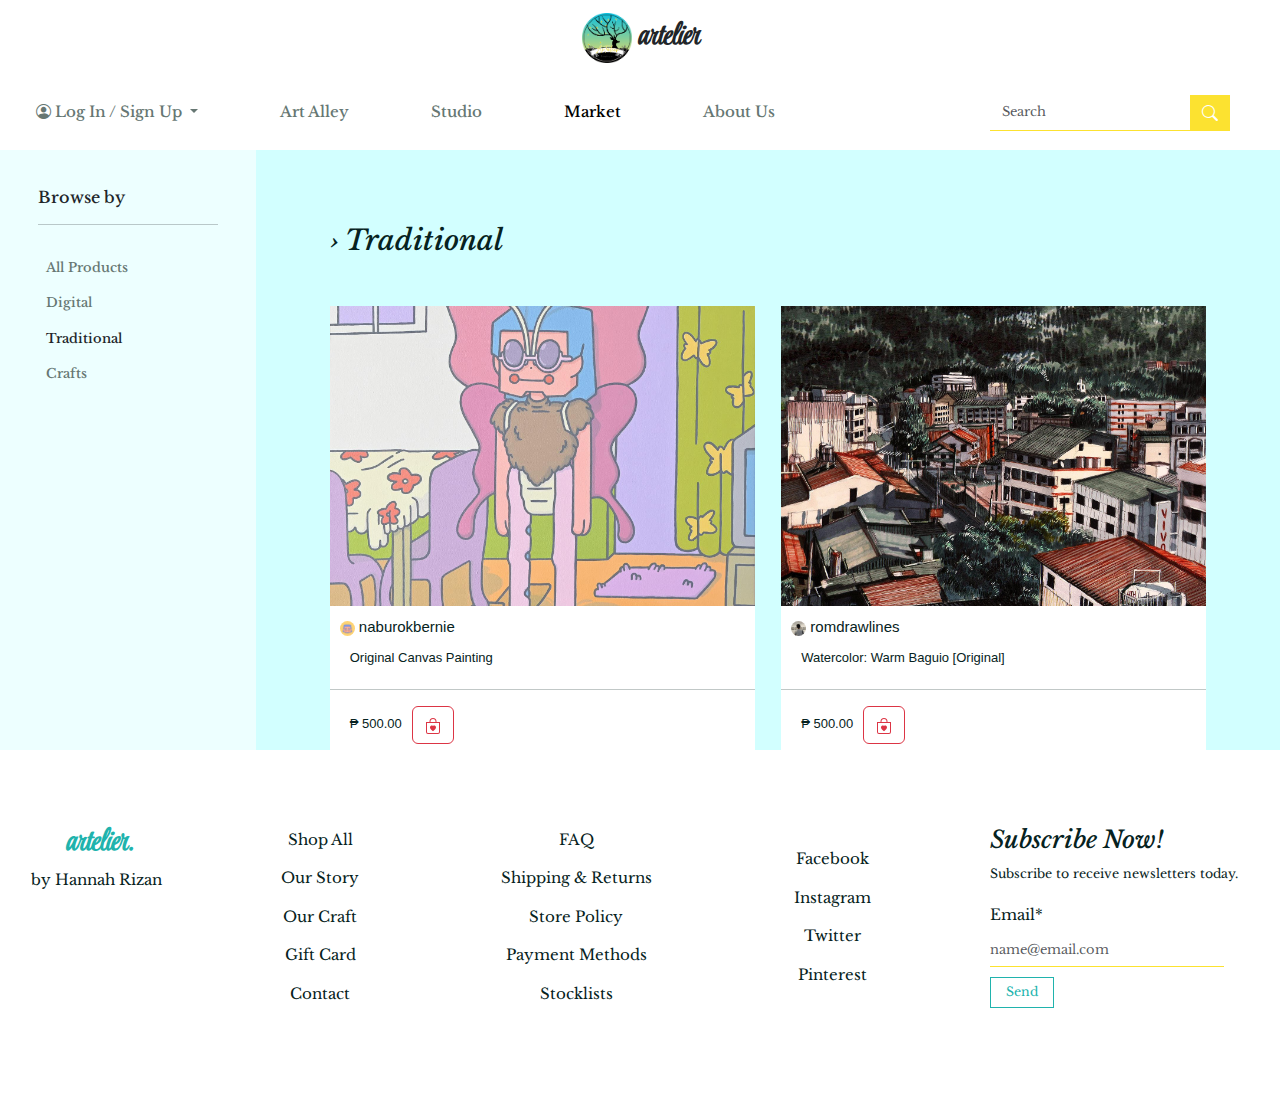
<file: market-trad.html>
<!DOCTYPE html>
<html lang="en">
<head>
    <meta charset="UTF-8">
    <meta http-equiv="X-UA-Compatible" content="IE=edge">
    <meta name="viewport" content="width=device-width, initial-scale=1.0">
    <link href="https://cdn.jsdelivr.net/npm/bootstrap@5.3.3/dist/css/bootstrap.min.css" rel="stylesheet" integrity="sha384-QWTKZyjpPEjISv5WaRU9OFeRpok6YctnYmDr5pNlyT2bRjXh0JMhjY6hW+ALEwIH" crossorigin="anonymous">
    <link rel=”stylesheet” href=”https://cdn.jsdelivr.net/npm/bootstrap@5.0.2/dist/css/bootstrap.min.css”/>
    <link rel="stylesheet" href=
    "https://cdn.jsdelivr.net/npm/bootstrap-icons@1.5.0/font/bootstrap-icons.css" />
    <link rel="stylesheet" href="market.css">
    <title>Arterlier | Art Market - Traditional</title>
</head>
<body>
    <!-- LOGO -->
    <div class="container-fluid">
        <div id="logo">
            <img src="ArTelier.png">
        </div>
        <div class="brand"><b><i>artelier</i></b></div>
    </div>
     <!--NAVBAR-->
     <nav class="navbar navbar-expand-lg">
        <div class="container-fluid">
          <button class="navbar-toggler" type="button" data-bs-toggle="offcanvas" data-bs-target="#offcanvasNavbar" aria-controls="offcanvasNavbar" aria-label="Toggle navigation">
            <span class="navbar-toggler-icon"></span>
          </button>
          <div class="offcanvas offcanvas-start" tabindex="-1" id="offcanvasNavbar" aria-labelledby="offcanvasNavbarLabel">
            <div class="offcanvas-header">
              <h5 class="brand"><b><i>artelier</i></b></h5>
              <button type="button" class="btn-close" data-bs-dismiss="offcanvas" aria-label="Close"></button>
            </div>
            <div class="offcanvas-body">
              <ul class="navbar-nav justify-content-start flex-grow-1 pe-3">
                <li class="nav-item dropdown">
                    <a class="nav-link mx-lg-2 dropdown-toggle" href="#" role="button" data-bs-toggle="dropdown" aria-expanded="false"><i class="bi bi-person-circle"></i>
                      Log In / Sign Up </a>
                    <ul class="dropdown-menu">
                      <li><a class="dropdown-item" href="#">Profile</a></li>
                      <li><a class="dropdown-item" href="#">My Orders</a></li>
                      <li>
                      <li><a class="dropdown-item" href="#">Notifications</a></li>
                      <li>
                        <li><a class="dropdown-item" href="#">Settings</a></li>
                      <li>
                        <hr class="dropdown-divider">
                      </li>
                      <li><a class="dropdown-item" href="index.html">Log Out</a></li>
                    </ul>
                </li>
                <li class="nav-item">
                  <a class="nav-link mx-lg-2" href="art-alley.html">Art Alley</a>
                </li>
                <li class="nav-item">
                  <a class="nav-link mx-lg-2" href="studio.html">Studio</a>
                </li>
                <li class="nav-item">
                    <a class="nav-link mx-lg-2 active" href="market.html">Market</a>
                </li>
                <li class="nav-item">
                    <a class="nav-link mx-lg-2" href="about.html">About Us</a>
                </li>
              </ul>
            </div>
          </div>
          <form class="d-flex" role="search">
            <input class="form-control" type="search" placeholder="Search" aria-label="Search">
            <button class="btn" type="submit"><i class="bi bi-search"></i></button>
          </form>
        </div>
      </nav>
      <div class="market-page">
        <div class="sidebar">
            <h6>Browse by</h6>
            <hr>
            <ul class="navbar-nav justify-content">
                <li class="nav-item">
                  <a class="nav-link mx-lg-2" href="market.html">All Products</a>
                </li>
                <li class="nav-item">
                  <a class="nav-link mx-lg-2" href="market-digi.html">Digital</a>
                </li>
                <li class="nav-item">
                    <a class="nav-link mx-lg-2 active" href="market-trad.html">Traditional</a>
                </li>
                <li class="nav-item">
                    <a class="nav-link mx-lg-2" href="market-craft.html">Crafts</a>
                </li>
              </ul>
        </div>
        <div id="container-fluid">
            <h3 class="market-header"><a href="market-trad.html" class="link">› Traditional</a></h3>
            <div id="box-main">
                <div class="box">
                    <img src="TRAD/nb-1.jpg" class="img" width="100%">
                    <p class="photo-title">
                        <img src="TRAD/nb-profile.jpg" style="width: 15px; border-radius: 15px;"> naburokbernie
                    </p>
                    <p class="details">
                    Original Canvas Painting
                    </p>
                    <hr>
                    <p class="price-cart">₱ 500.00<button type="button" class="btn btn-outline-danger"><svg class="bi" xmlns="http://www.w3.org/2000/svg" width="16" height="16" fill="currentColor" class="bi bi-bag-heart" viewBox="0 0 16 16">
                        <path fill-rule="evenodd" d="M10.5 3.5a2.5 2.5 0 0 0-5 0V4h5zm1 0V4H15v10a2 2 0 0 1-2 2H3a2 2 0 0 1-2-2V4h3.5v-.5a3.5 3.5 0 1 1 7 0M14 14V5H2v9a1 1 0 0 0 1 1h10a1 1 0 0 0 1-1M8 7.993c1.664-1.711 5.825 1.283 0 5.132-5.825-3.85-1.664-6.843 0-5.132"/>
                      </svg></button></p>
                </div>
                <div class="box">
                    <img src="TRAD/rom-2-warm-baguio.jpg" class="img" width="100%">
                    <p class="photo-title">
                        <img src="TRAD/rom-profile.jpg" style="width: 15px; border-radius: 15px;"> romdrawlines
                    </p>
                    <p class="details">
                    Watercolor: Warm Baguio [Original]
                    </p>
                    <hr>
                    <p class="price-cart">₱ 500.00<button type="button" class="btn btn-outline-danger"><svg class="bi" xmlns="http://www.w3.org/2000/svg" width="16" height="16" fill="currentColor" class="bi bi-bag-heart" viewBox="0 0 16 16">
                        <path fill-rule="evenodd" d="M10.5 3.5a2.5 2.5 0 0 0-5 0V4h5zm1 0V4H15v10a2 2 0 0 1-2 2H3a2 2 0 0 1-2-2V4h3.5v-.5a3.5 3.5 0 1 1 7 0M14 14V5H2v9a1 1 0 0 0 1 1h10a1 1 0 0 0 1-1M8 7.993c1.664-1.711 5.825 1.283 0 5.132-5.825-3.85-1.664-6.843 0-5.132"/>
                      </svg></button></p>
                </div>
            </div>
          </div>
        </div>
      <div class="footer">
        <div id="container-fluid" class="clearfix">
            <div class="footer-col">
                <h4 class="brand"><b><i>artelier.</i></b></h4>
                <p class="programmer">by Hannah Rizan</p>
            </div>
            <div class="footer-col">
                <p>Shop All</p>
                <p>Our Story</p>
                <p>Our Craft</p>
                <p>Gift Card</p>
                <p>Contact</p>
            </div>
            <div class="footer-col">
                <p>FAQ</p>
                <p>Shipping & Returns</p>
                <p>Store Policy</p>
                <p>Payment Methods</p>
                <p>Stocklists</p>
            </div>
            <div class="footer-col">
                <p>Facebook</p>
                <p>Instagram</p>
                <p>Twitter</p>
                <p>Pinterest</p>
            </div>
            <div class="footer-col">
              <h4 class="footer-sub"><i>Subscribe Now!</i></h4>
              <p style="font-size: smaller; margin-bottom: 20px; margin-right: 10px;">Subscribe to receive newsletters today.</p>
              <div class="mb-3">
                  <label for="exampleFormControlInput1" class="form-label">Email*</label>
                  <input type="email" class="form-control" id="exampleFormControlInput1" placeholder="name@email.com" required>
                  <div class="sub-now">
                      <button type="button" class="btn btn-outline-primary">Send</button>
                  </div>
                  </div>
            </div>
        </div>
      </div>
</body>
    <script src="https://cdn.jsdelivr.net/npm/bootstrap@5.3.3/dist/js/bootstrap.bundle.min.js" integrity="sha384-YvpcrYf0tY3lHB60NNkmXc5s9fDVZLESaAA55NDzOxhy9GkcIdslK1eN7N6jIeHz" crossorigin="anonymous"></script>
</html>
</file>
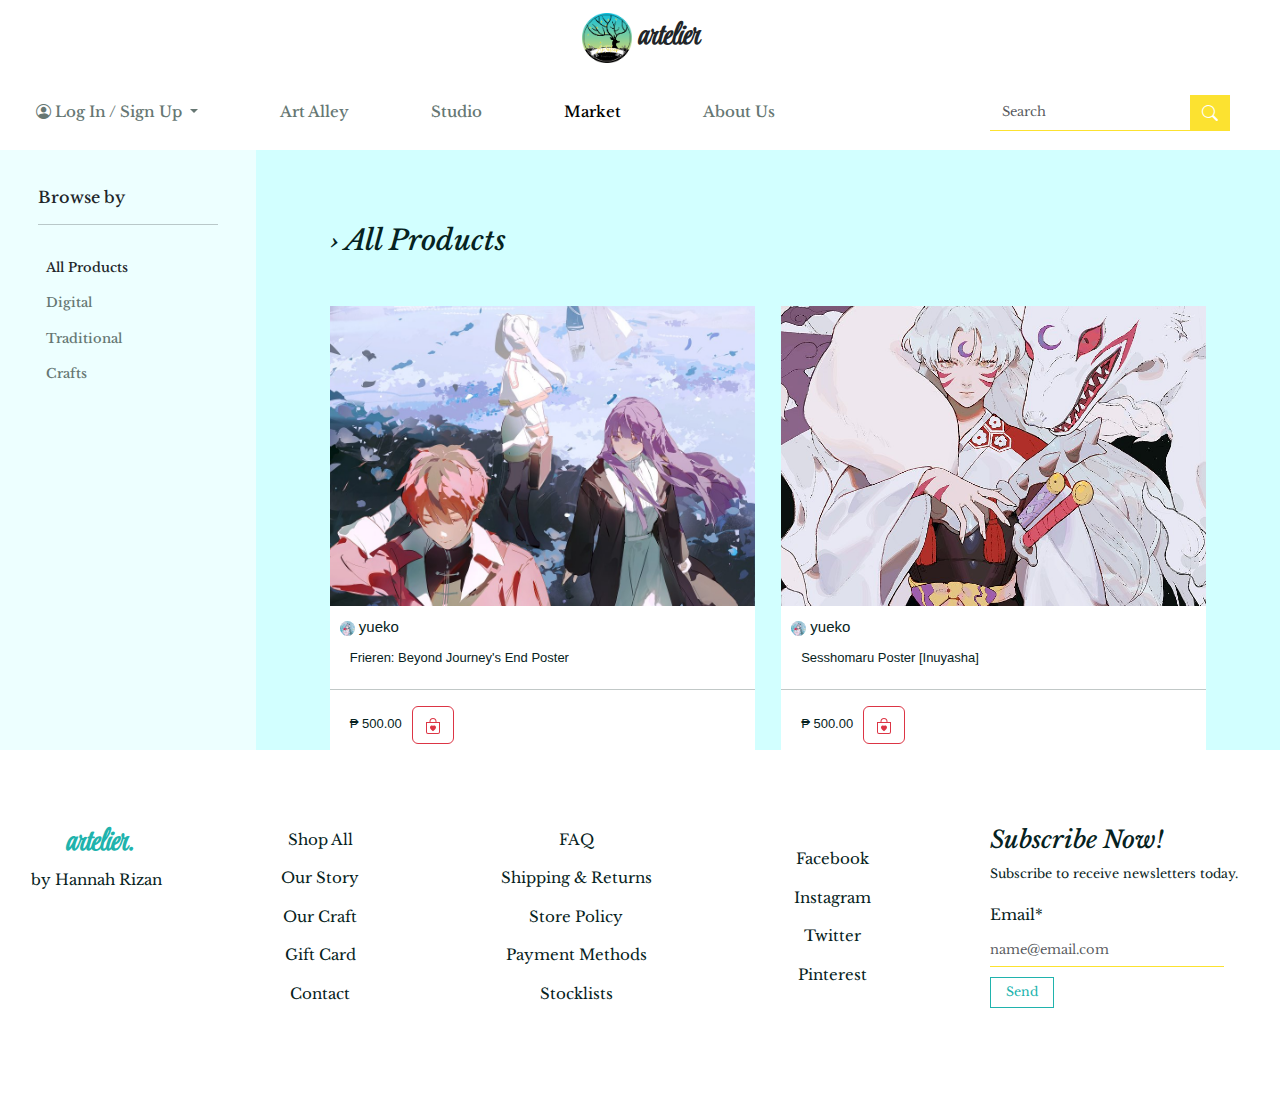
<file: market.html>
<!DOCTYPE html>
<html lang="en">
<head>
    <meta charset="UTF-8">
    <meta http-equiv="X-UA-Compatible" content="IE=edge">
    <meta name="viewport" content="width=device-width, initial-scale=1.0">
    <link href="https://cdn.jsdelivr.net/npm/bootstrap@5.3.3/dist/css/bootstrap.min.css" rel="stylesheet" integrity="sha384-QWTKZyjpPEjISv5WaRU9OFeRpok6YctnYmDr5pNlyT2bRjXh0JMhjY6hW+ALEwIH" crossorigin="anonymous">
    <link rel=”stylesheet” href=”https://cdn.jsdelivr.net/npm/bootstrap@5.0.2/dist/css/bootstrap.min.css”/>
    <link rel="stylesheet" href=
    "https://cdn.jsdelivr.net/npm/bootstrap-icons@1.5.0/font/bootstrap-icons.css" />
    <link rel="stylesheet" href="market.css">
    <title>Arterlier | Art Market</title>
</head>
<body>
    <!-- LOGO -->
    <div class="container-fluid">
        <div id="logo">
            <img src="ArTelier.png">
        </div>
        <div class="brand"><b><i>artelier</i></b></div>
    </div>
     <!--NAVBAR-->
     <nav class="navbar navbar-expand-lg">
        <div class="container-fluid">
          <button class="navbar-toggler" type="button" data-bs-toggle="offcanvas" data-bs-target="#offcanvasNavbar" aria-controls="offcanvasNavbar" aria-label="Toggle navigation">
            <span class="navbar-toggler-icon"></span>
          </button>
          <div class="offcanvas offcanvas-start" tabindex="-1" id="offcanvasNavbar" aria-labelledby="offcanvasNavbarLabel">
            <div class="offcanvas-header">
              <h5 class="brand"><b><i>artelier</i></b></h5>
              <button type="button" class="btn-close" data-bs-dismiss="offcanvas" aria-label="Close"></button>
            </div>
            <div class="offcanvas-body">
              <ul class="navbar-nav justify-content-start flex-grow-1 pe-3">
                <li class="nav-item dropdown">
                    <a class="nav-link mx-lg-2 dropdown-toggle" href="#" role="button" data-bs-toggle="dropdown" aria-expanded="false"><i class="bi bi-person-circle"></i>
                      Log In / Sign Up </a>
                    <ul class="dropdown-menu">
                      <li><a class="dropdown-item" href="#">Profile</a></li>
                      <li><a class="dropdown-item" href="#">My Orders</a></li>
                      <li>
                      <li><a class="dropdown-item" href="#">Notifications</a></li>
                      <li>
                        <li><a class="dropdown-item" href="#">Settings</a></li>
                      <li>
                        <hr class="dropdown-divider">
                      </li>
                      <li><a class="dropdown-item" href="index.html">Log Out</a></li>
                    </ul>
                </li>
                <li class="nav-item">
                  <a class="nav-link mx-lg-2" href="art-alley.html">Art Alley</a>
                </li>
                <li class="nav-item">
                  <a class="nav-link mx-lg-2" href="studio.html">Studio</a>
                </li>
                <li class="nav-item">
                    <a class="nav-link mx-lg-2 active" href="market.html">Market</a>
                </li>
                <li class="nav-item">
                    <a class="nav-link mx-lg-2" href="about.html">About Us</a>
                </li>
              </ul>
            </div>
          </div>
          <form class="d-flex" role="search">
            <input class="form-control" type="search" placeholder="Search" aria-label="Search">
            <button class="btn" type="submit"><i class="bi bi-search"></i></button>
          </form>
        </div>
      </nav>
      <div class="market-page">
        <div class="sidebar">
            <h6>Browse by</h6>
            <hr>
            <ul class="navbar-nav justify-content">
                <li class="nav-item">
                  <a class="nav-link mx-lg-2 active" href="market.html">All Products</a>
                </li>
                <li class="nav-item">
                  <a class="nav-link mx-lg-2" href="market-digi.html">Digital</a>
                </li>
                <li class="nav-item">
                    <a class="nav-link mx-lg-2" href="market-trad.html">Traditional</a>
                </li>
                <li class="nav-item">
                    <a class="nav-link mx-lg-2" href="market-craft.html">Crafts</a>
                </li>
              </ul>
        </div>
        <div id="container-fluid">
            <h3 class="market-header"><a href="market.html" class="link">› All Products</a></h3>
            <div id="box-main">
                <div class="box">
                    <img src="DIGITAL/y-1.jpg" class="img" width="100%">
                    <p class="photo-title">
                        <img src="DIGITAL/y-profile.jpg" style="width: 15px; border-radius: 15px;"> yueko
                    </p>
                    <p class="details">
                    Frieren: Beyond Journey's End Poster
                    </p>
                    <hr>
                    <p class="price-cart">₱ 500.00<button type="button" class="btn btn-outline-danger"><svg class="bi" xmlns="http://www.w3.org/2000/svg" width="16" height="16" fill="currentColor" class="bi bi-bag-heart" viewBox="0 0 16 16">
                        <path fill-rule="evenodd" d="M10.5 3.5a2.5 2.5 0 0 0-5 0V4h5zm1 0V4H15v10a2 2 0 0 1-2 2H3a2 2 0 0 1-2-2V4h3.5v-.5a3.5 3.5 0 1 1 7 0M14 14V5H2v9a1 1 0 0 0 1 1h10a1 1 0 0 0 1-1M8 7.993c1.664-1.711 5.825 1.283 0 5.132-5.825-3.85-1.664-6.843 0-5.132"/>
                      </svg></button></p>
                </div>
                <div class="box">
                    <img src="DIGITAL/y-5.jpg" class="img" width="100%">
                    <p class="photo-title">
                        <img src="DIGITAL/y-profile.jpg" style="width: 15px; border-radius: 15px;"> yueko
                    </p>
                    <p class="details">
                    Sesshomaru Poster [Inuyasha]
                    </p>
                    <hr>
                    <p class="price-cart">₱ 500.00<button type="button" class="btn btn-outline-danger"><svg class="bi" xmlns="http://www.w3.org/2000/svg" width="16" height="16" fill="currentColor" class="bi bi-bag-heart" viewBox="0 0 16 16">
                        <path fill-rule="evenodd" d="M10.5 3.5a2.5 2.5 0 0 0-5 0V4h5zm1 0V4H15v10a2 2 0 0 1-2 2H3a2 2 0 0 1-2-2V4h3.5v-.5a3.5 3.5 0 1 1 7 0M14 14V5H2v9a1 1 0 0 0 1 1h10a1 1 0 0 0 1-1M8 7.993c1.664-1.711 5.825 1.283 0 5.132-5.825-3.85-1.664-6.843 0-5.132"/>
                      </svg></button></p>
                </div>
                <div class="box">
                    <img src="DIGITAL/bb-2.png" class="img" width="100%">
                    <p class="photo-title">
                        <img src="DIGITAL/bb-profile.jpg" style="width: 15px; border-radius: 15px;"> blackbox
                    </p>
                    <p class="details">
                    Pastel Kim Dokja A4 Print [Omniscient Reader's Viewpoint]
                    </p>
                    <hr>
                    <p class="price-cart">₱ 500.00<button type="button" class="btn btn-outline-danger"><svg class="bi" xmlns="http://www.w3.org/2000/svg" width="16" height="16" fill="currentColor" class="bi bi-bag-heart" viewBox="0 0 16 16">
                        <path fill-rule="evenodd" d="M10.5 3.5a2.5 2.5 0 0 0-5 0V4h5zm1 0V4H15v10a2 2 0 0 1-2 2H3a2 2 0 0 1-2-2V4h3.5v-.5a3.5 3.5 0 1 1 7 0M14 14V5H2v9a1 1 0 0 0 1 1h10a1 1 0 0 0 1-1M8 7.993c1.664-1.711 5.825 1.283 0 5.132-5.825-3.85-1.664-6.843 0-5.132"/>
                      </svg></button></p>
                </div>
                <div class="box">
                    <img src="DIGITAL/ever-1.jpg" class="img" width="100%">
                    <p class="photo-title">
                        <img src="DIGITAL/ever-profile.jpg" style="width: 15px; border-radius: 15px;"> evercelle
                    </p>
                    <p class="details">
                    Venti and Aranara Print [Genshin Impact]
                    </p>
                    <hr>
                    <p class="price-cart">₱ 500.00<button type="button" class="btn btn-outline-danger"><svg class="bi" xmlns="http://www.w3.org/2000/svg" width="16" height="16" fill="currentColor" class="bi bi-bag-heart" viewBox="0 0 16 16">
                        <path fill-rule="evenodd" d="M10.5 3.5a2.5 2.5 0 0 0-5 0V4h5zm1 0V4H15v10a2 2 0 0 1-2 2H3a2 2 0 0 1-2-2V4h3.5v-.5a3.5 3.5 0 1 1 7 0M14 14V5H2v9a1 1 0 0 0 1 1h10a1 1 0 0 0 1-1M8 7.993c1.664-1.711 5.825 1.283 0 5.132-5.825-3.85-1.664-6.843 0-5.132"/>
                      </svg></button></p>
                </div>
                <div class="box">
                    <img src="DIGITAL/ever-3.jpg" class="img" width="100%">
                    <p class="photo-title">
                        <img src="DIGITAL/ever-profile.jpg" style="width: 15px; border-radius: 15px;"> evercelle
                    </p>
                    <p class="details">
                    Aki and Angel Print [Chainsaw Man]
                    </p>
                    <hr>
                    <p class="price-cart">₱ 500.00<button type="button" class="btn btn-outline-danger"><svg class="bi" xmlns="http://www.w3.org/2000/svg" width="16" height="16" fill="currentColor" class="bi bi-bag-heart" viewBox="0 0 16 16">
                        <path fill-rule="evenodd" d="M10.5 3.5a2.5 2.5 0 0 0-5 0V4h5zm1 0V4H15v10a2 2 0 0 1-2 2H3a2 2 0 0 1-2-2V4h3.5v-.5a3.5 3.5 0 1 1 7 0M14 14V5H2v9a1 1 0 0 0 1 1h10a1 1 0 0 0 1-1M8 7.993c1.664-1.711 5.825 1.283 0 5.132-5.825-3.85-1.664-6.843 0-5.132"/>
                      </svg></button></p>
                </div>
                <div class="box">
                    <img src="TRAD/nb-1.jpg" class="img" width="100%">
                    <p class="photo-title">
                        <img src="TRAD/nb-profile.jpg" style="width: 15px; border-radius: 15px;"> naburokbernie
                    </p>
                    <p class="details">
                    Original Canvas Painting
                    </p>
                    <hr>
                    <p class="price-cart">₱ 500.00<button type="button" class="btn btn-outline-danger"><svg class="bi" xmlns="http://www.w3.org/2000/svg" width="16" height="16" fill="currentColor" class="bi bi-bag-heart" viewBox="0 0 16 16">
                        <path fill-rule="evenodd" d="M10.5 3.5a2.5 2.5 0 0 0-5 0V4h5zm1 0V4H15v10a2 2 0 0 1-2 2H3a2 2 0 0 1-2-2V4h3.5v-.5a3.5 3.5 0 1 1 7 0M14 14V5H2v9a1 1 0 0 0 1 1h10a1 1 0 0 0 1-1M8 7.993c1.664-1.711 5.825 1.283 0 5.132-5.825-3.85-1.664-6.843 0-5.132"/>
                      </svg></button></p>
                </div>
                <div class="box">
                    <img src="TRAD/rom-2-warm-baguio.jpg" class="img" width="100%">
                    <p class="photo-title">
                        <img src="TRAD/rom-profile.jpg" style="width: 15px; border-radius: 15px;"> romdrawlines
                    </p>
                    <p class="details">
                    Watercolor: Warm Baguio [Original]
                    </p>
                    <hr>
                    <p class="price-cart">₱ 500.00<button type="button" class="btn btn-outline-danger"><svg class="bi" xmlns="http://www.w3.org/2000/svg" width="16" height="16" fill="currentColor" class="bi bi-bag-heart" viewBox="0 0 16 16">
                        <path fill-rule="evenodd" d="M10.5 3.5a2.5 2.5 0 0 0-5 0V4h5zm1 0V4H15v10a2 2 0 0 1-2 2H3a2 2 0 0 1-2-2V4h3.5v-.5a3.5 3.5 0 1 1 7 0M14 14V5H2v9a1 1 0 0 0 1 1h10a1 1 0 0 0 1-1M8 7.993c1.664-1.711 5.825 1.283 0 5.132-5.825-3.85-1.664-6.843 0-5.132"/>
                      </svg></button></p>
                </div>
                <div class="box">
                    <img src="CRAFTS/cf-1-kirbyearrings.jpg" class="img" width="100%">
                    <p class="photo-title">
                        <img src="CRAFTS/cf-profile.jpg" style="width: 15px; border-radius: 15px;"> cafhune
                    </p>
                    <p class="details">
                    Kirby Acrylic Earrings
                    </p>
                    <hr>
                    <p class="price-cart">₱ 500.00<button type="button" class="btn btn-outline-danger"><svg class="bi" xmlns="http://www.w3.org/2000/svg" width="16" height="16" fill="currentColor" class="bi bi-bag-heart" viewBox="0 0 16 16">
                        <path fill-rule="evenodd" d="M10.5 3.5a2.5 2.5 0 0 0-5 0V4h5zm1 0V4H15v10a2 2 0 0 1-2 2H3a2 2 0 0 1-2-2V4h3.5v-.5a3.5 3.5 0 1 1 7 0M14 14V5H2v9a1 1 0 0 0 1 1h10a1 1 0 0 0 1-1M8 7.993c1.664-1.711 5.825 1.283 0 5.132-5.825-3.85-1.664-6.843 0-5.132"/>
                      </svg></button></p>
                </div>
                <div class="box">
                    <img src="CRAFTS/evercraft-1.jpg" class="img" width="100%">
                    <p class="photo-title">
                        <img src="DIGITAL/ever-profile.jpg" style="width: 15px; border-radius: 15px;"> evercelle
                    </p>
                    <p class="details">
                    XiaoVen CD Acrylic Keychain [Genshin Impact]
                    </p>
                    <hr>
                    <p class="price-cart">₱ 500.00<button type="button" class="btn btn-outline-danger"><svg class="bi" xmlns="http://www.w3.org/2000/svg" width="16" height="16" fill="currentColor" class="bi bi-bag-heart" viewBox="0 0 16 16">
                        <path fill-rule="evenodd" d="M10.5 3.5a2.5 2.5 0 0 0-5 0V4h5zm1 0V4H15v10a2 2 0 0 1-2 2H3a2 2 0 0 1-2-2V4h3.5v-.5a3.5 3.5 0 1 1 7 0M14 14V5H2v9a1 1 0 0 0 1 1h10a1 1 0 0 0 1-1M8 7.993c1.664-1.711 5.825 1.283 0 5.132-5.825-3.85-1.664-6.843 0-5.132"/>
                      </svg></button></p>
                </div>
                <div class="box">
                    <img src="CRAFTS/ndm-1.jpg" class="img" width="100%">
                    <p class="photo-title">
                        <img src="CRAFTS/ndm-profile.jpg" style="width: 15px; border-radius: 15px;"> nandemocreative
                    </p>
                    <p class="details">
                    Hololive Milk Carton Liquid Charms
                    </p>
                    <hr>
                    <p class="price-cart">₱ 500.00<button type="button" class="btn btn-outline-danger"><svg class="bi" xmlns="http://www.w3.org/2000/svg" width="16" height="16" fill="currentColor" class="bi bi-bag-heart" viewBox="0 0 16 16">
                        <path fill-rule="evenodd" d="M10.5 3.5a2.5 2.5 0 0 0-5 0V4h5zm1 0V4H15v10a2 2 0 0 1-2 2H3a2 2 0 0 1-2-2V4h3.5v-.5a3.5 3.5 0 1 1 7 0M14 14V5H2v9a1 1 0 0 0 1 1h10a1 1 0 0 0 1-1M8 7.993c1.664-1.711 5.825 1.283 0 5.132-5.825-3.85-1.664-6.843 0-5.132"/>
                      </svg></button></p>
                </div>
            </div>
          </div>
        </div>
      <div class="footer">
        <div id="container-fluid" class="clearfix">
            <div class="footer-col">
                <h4 class="brand"><b><i>artelier.</i></b></h4>
                <p class="programmer">by Hannah Rizan</p>
            </div>
            <div class="footer-col">
                <p>Shop All</p>
                <p>Our Story</p>
                <p>Our Craft</p>
                <p>Gift Card</p>
                <p>Contact</p>
            </div>
            <div class="footer-col">
                <p>FAQ</p>
                <p>Shipping & Returns</p>
                <p>Store Policy</p>
                <p>Payment Methods</p>
                <p>Stocklists</p>
            </div>
            <div class="footer-col">
                <p>Facebook</p>
                <p>Instagram</p>
                <p>Twitter</p>
                <p>Pinterest</p>
            </div>
            <div class="footer-col">
              <h4 class="footer-sub"><i>Subscribe Now!</i></h4>
              <p style="font-size: smaller; margin-bottom: 20px; margin-right: 10px;">Subscribe to receive newsletters today.</p>
              <div class="mb-3">
                  <label for="exampleFormControlInput1" class="form-label">Email*</label>
                  <input type="email" class="form-control" id="exampleFormControlInput1" placeholder="name@email.com" required>
                  <div class="sub-now">
                      <button type="button" class="btn btn-outline-primary">Send</button>
                  </div>
                  </div>
            </div>
        </div>
      </div>
</body>
    <script src="https://cdn.jsdelivr.net/npm/bootstrap@5.3.3/dist/js/bootstrap.bundle.min.js" integrity="sha384-YvpcrYf0tY3lHB60NNkmXc5s9fDVZLESaAA55NDzOxhy9GkcIdslK1eN7N6jIeHz" crossorigin="anonymous"></script>
</html>
</file>
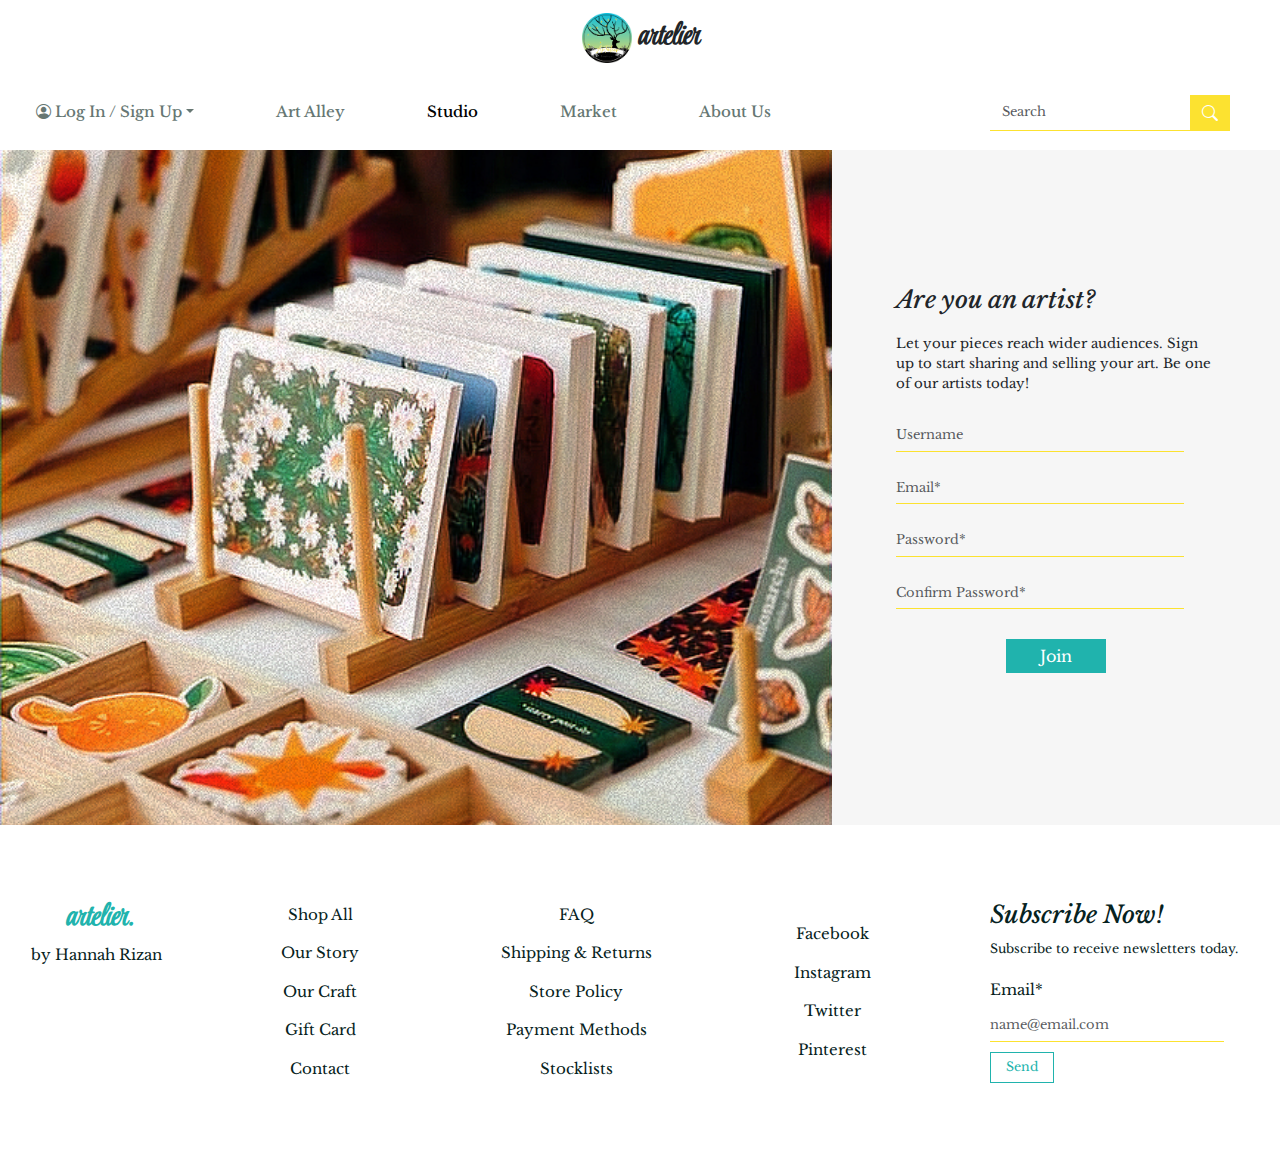
<file: studio.html>
<!DOCTYPE html>
<html lang="en">
<head>
    <meta charset="UTF-8">
    <meta http-equiv="X-UA-Compatible" content="IE=edge">
    <meta name="viewport" content="width=device-width, initial-scale=1.0">
    <link href="https://cdn.jsdelivr.net/npm/bootstrap@5.3.3/dist/css/bootstrap.min.css" rel="stylesheet" integrity="sha384-QWTKZyjpPEjISv5WaRU9OFeRpok6YctnYmDr5pNlyT2bRjXh0JMhjY6hW+ALEwIH" crossorigin="anonymous">
    <link rel=”stylesheet” href=”https://cdn.jsdelivr.net/npm/bootstrap@5.0.2/dist/css/bootstrap.min.css”/>
    <link rel="stylesheet" href=
    "https://cdn.jsdelivr.net/npm/bootstrap-icons@1.5.0/font/bootstrap-icons.css" />
    <script src="https://ajax.googleapis.com/ajax/libs/jquery/3.5.1/jquery.min.js"></script>
    <link rel="stylesheet" href="studio.css">
    <script src="studio.js"></script>
    <title>Arterlier | Studio</title>
</head>
<body>
    <!-- LOGO -->
    <div class="container-fluid">
        <div id="logo">
            <img src="ArTelier.png">
        </div>
        <div class="brand"><b><i>artelier</i></b></div>
    </div>
     <!--NAVBAR-->
     <nav class="navbar navbar-expand-lg">
        <div class="container-fluid">
          <button class="navbar-toggler" type="button" data-bs-toggle="offcanvas" data-bs-target="#offcanvasNavbar" aria-controls="offcanvasNavbar" aria-label="Toggle navigation">
            <span class="navbar-toggler-icon"></span>
          </button>
          <div class="offcanvas offcanvas-start" tabindex="-1" id="offcanvasNavbar" aria-labelledby="offcanvasNavbarLabel">
            <div class="offcanvas-header">
              <h5 class="brand"><b><i>artelier</i></b></h5>
              <button type="button" class="btn-close" data-bs-dismiss="offcanvas" aria-label="Close"></button>
            </div>
            <div class="offcanvas-body">
              <ul class="navbar-nav justify-content-start flex-grow-1 pe-3">
                <li class="nav-item dropdown">
                    <a class="nav-link mx-lg-2 dropdown-toggle" href="#" role="button" data-bs-toggle="dropdown" aria-expanded="false"><i class="bi bi-person-circle"></i>
                      Log In / Sign Up</a>
                        <ul class="dropdown-menu">
                            <li><a class="dropdown-item" href="#">Profile</a></li>
                            <li><a class="dropdown-item" href="#">My Orders</a></li>
                            <li>
                            <li><a class="dropdown-item" href="#">Notifications</a></li>
                            <li>
                              <li><a class="dropdown-item" href="#">Settings</a></li>
                            <li>
                              <hr class="dropdown-divider">
                            </li>
                            <li><a class="dropdown-item" href="index.html">Log Out</a></li>
                          </ul>
                  </li>
                <li class="nav-item">
                  <a class="nav-link mx-lg-2" aria-current="page" href="art-alley.html">Art Alley</a>
                </li>
                <li class="nav-item">
                  <a class="nav-link mx-lg-2 active" href="studio.html">Studio</a>
                </li>
                <li class="nav-item">
                    <a class="nav-link mx-lg-2" href="market.html">Market</a>
                </li>
                <li class="nav-item">
                    <a class="nav-link mx-lg-2" href="about.html">About Us</a>
                </li>
              </ul>
            </div>
          </div>
          <form class="d-flex" role="search">
            <input class="form-control" type="search" placeholder="Search" aria-label="Search">
            <button class="btn" type="submit"><i class="bi bi-search"></i></button>
          </form>
        </div>
      </nav>
        <div class="studio-section">
            <div class="container-fluid">
                <div class="studio-img"></div>
                <div class="studio-content">
                    <h4 class="artist">Are you an artist?</h4>
                    <p class="studio-sub" style="font-size: smaller; margin-top: 20px;margin-bottom: 25px;">Let your pieces reach wider audiences. Sign up to start sharing and selling your art. Be one of our artists today!</p>
                <div class="mb-3">
                  <form id="joinUs">
                    <div class="inputBox">
                      <input type="text" id="username" name="username" class="username form-control" placeholder="Username"/>
                    </div>
                    <div class="inputBox">
                      <input type="email" id="email" name="email" class="email form-control" placeholder="Email*" required/>
                    </div>
                    <div class="inputBox">
                      <input type="password" id="password" name="password" class="confirm-password form-control" placeholder="Password*" required/>
                    </div>
                    <div class="inputBox">
                      <input type="password" id="confirm-password" name="confirm-password" class="password form-control" placeholder="Confirm Password*" required/>
                    </div>
                    <div class="inputBox">
                      <div class="join-now">
                        <input type="submit" class="btn btn-outline-primary" value="Join"></button>
                      </div>
                    </div>
                  </form>
                  </div>
                </div>
            </div>
        </div>
      <div class="footer">
        <div id="container-fluid" class="clearfix">
            <div class="footer-col">
                <h4 class="brand"><b><i>artelier.</i></b></h4>
                <p class="programmer">by Hannah Rizan</p>
            </div>
            <div class="footer-col">
                <p>Shop All</p>
                <p>Our Story</p>
                <p>Our Craft</p>
                <p>Gift Card</p>
                <p>Contact</p>
            </div>
            <div class="footer-col">
                <p>FAQ</p>
                <p>Shipping & Returns</p>
                <p>Store Policy</p>
                <p>Payment Methods</p>
                <p>Stocklists</p>
            </div>
            <div class="footer-col">
                <p>Facebook</p>
                <p>Instagram</p>
                <p>Twitter</p>
                <p>Pinterest</p>
            </div>
            <div class="footer-col">
                <h4 class="footer-sub"><i>Subscribe Now!</i></h4>
                <p style="font-size: smaller; margin-bottom: 20px; margin-right: 10px;">Subscribe to receive newsletters today.</p>
                <div class="mb-3">
                    <label for="exampleFormControlInput1" class="form-label">Email*</label>
                    <input type="email" class="form-control" id="exampleFormControlInput1" placeholder="name@email.com" required>
                    <div class="sub-now">
                        <button type="button" class="btn btn-outline-primary">Send</button>
                    </div>
                  </div>
            </div>
        </div>
      </div>
</body>
    <script src="https://cdn.jsdelivr.net/npm/bootstrap@5.3.3/dist/js/bootstrap.bundle.min.js" integrity="sha384-YvpcrYf0tY3lHB60NNkmXc5s9fDVZLESaAA55NDzOxhy9GkcIdslK1eN7N6jIeHz" crossorigin="anonymous"></script>
    
</html>
</file>
<file: index.css>
/*brand font*/
@import url('https://fonts.googleapis.com/css2?family=Style+Script&display=swap');
@import url('https://fonts.cdnfonts.com/css/meldina');
@import url('https://fonts.googleapis.com/css2?family=Libre+Baskerville:ital,wght@0,400;0,700;1,400&family=Style+Script&display=swap');
/*paragraph font*/
@import url('https://fonts.cdnfonts.com/css/avenir');

*{
    margin: 0;
    padding: 0;
}
/*LOGO-BRAND*/
.container-fluid{
    display: flex;
    padding: 0;
    width: 100%;
    height: 75px;
    align-items: center;
    justify-content: center;
    background-color: #ffffff;
}
#logo img{
    width: 50px;
    height: 50px;
}
.brand{
    margin-left: 5px;
    font-family: 'Style Script', cursive;
    font-size: 30px;
}

/*NAVBAR*/
.navbar{
    padding: 0;
    font-family: "Libre Baskerville", serif;
    font-size: 15px;
}
.navbar .container-fluid{
    padding-right: 50px;
    padding-left: 20px;
}
.navbar .navbar-collapse{
    padding: 15px;
    background-color: #ffffff;
}
.nav-item{
    padding-right: 50px;
}
.dropdown-menu{
    font-family: 'Avenir', sans-serif;
    font-size: small;
    margin-bottom: 10px;
}
.offcanvas-header .brand{
    margin: 0;
}
.offcanvas-body{
    padding: 0 0 0 20px;
}
.navbar-toggler{
    border: none;
    font-size: 1.5rem;
}
.navbar-toggler:focus, .btn-close:focus{
    box-shadow: none;
    outline: none;
}
.nav-link{
    color: #667773;
    font-weight: 500;
    position: relative;
}
.nav-link:hover, .nav-link.active:hover{
    color: black;
}

@media(min-width: 991px){    
.nav-link::before{
    content: "";
    position: absolute;
    bottom: 0;
    left: 50;
    transform: translateX(-50%);
    width: 0;
    height: 2px;
    visibility: hidden;
    transition: 0.3s ease-in-out;
}
.nav-link:hover::before, .nav-link.active::before{
    width: 100%;
    visibility: visible;
}
}
.d-flex .form-control{
    width: 200px;
    border-radius: 0;
    font-size: small;
    border-right: none;
    border-top: none;
    border-left: none;
    border-bottom-color: #FCE230;
    background-color: transparent;
}
.form-control:focus{
    box-shadow: none;
    outline: none;
}
.d-flex .btn{
    border-radius: 0;
    border: none;
    color: white;
    background-color: #FCE230;
}
@media(max-width: 960px){
    .navbar .container-fluid{
        padding-right: 20px;
        padding-left: 10px;
    }
    .d-flex .form-control{
        width: 200px;
    }
}
@media(max-width: 350px){
    .navbar .container-fluid{
        padding-right: 10px;
        padding-left: 5px;
    }
    .d-flex .form-control{
        width: 150px;
    }
}

/*HOME SECTION*/
.home-section .container-fluid{
    position: relative;
    display: flex;
    flex-wrap: wrap;
    flex-direction: column;
    align-items: center;
    justify-content: center;
    height: 75vh;
    background: url(bg-img.jpg);
    background-position: center;
    background-size: cover;
    background-repeat: no-repeat;
    font-family: 'Avenir', sans-serif;
}
.ccc{
    color: #ffff;
    letter-spacing: 5px;
    margin-bottom: 1vh;
    text-align: center;
}
.home-section .btn{
    border-radius: 0;
    padding: 10px 35px;
    font-size: larger;
}
.home-section .btn:hover{
    background-color: #20B3AD;
    border: none;
    color: white;
}
@media(max-width: 350px) {
    .ccc{
        margin-left: 2em;
        margin-right: 2em;
    }
}

/*ART ALLEY*/
.art-alley .container-fluid{
    position: relative;
    background-color: #FCE230;
    height: 75vh;
    display: flex;
    flex-direction: column;
    align-items: center;
    justify-content: center;
}
.art-alley-header{
    margin-top: 3vh;
    font-size: 3em;
    font-style: italic;
    text-align: center;
    font-family: 'Meldina', sans-serif;
}
.art-alley-p{
    font-family: 'Libre Baskerville', serif;
    font-size: medium;
    text-align: center;
    padding: 20px 10em;
}
.art-alley .btn{
    margin-top: 10px;
    font-family: 'Avenir', sans-serif;
    background-color: #20B3AD;
    border: none;
    border-radius: 0;
    padding: 10px 35px;
    font-size: larger;
    color: #FFFFFF;
}
.art-alley .btn:hover{
    background-color: #FFFFFF;
    border: none;
    color: black;
}
@media(max-width: 500px) {
    .art-alley-p{
        padding: 20px 5em;
    }
}
/*CATEGORIES*/
#container-fluid .home-category{
    width: 100%;
    min-height: 500px;
    text-align: center;
    font-family: "Libre Baskerville", serif;
    font-style: italic;
    font-size: medium;
    color: #FFFFFF;
}
.category{
    align-content: center;
    font-size: 1.5em;
    transition: all 0.2s ease-in-out;
}
.category:hover{
    letter-spacing: 0.2em;
    cursor: pointer;
}
.home-category .category:nth-child(1){
    background-image: url(DIGITAL/ever-2.jpg);
    min-height: 500px;
    background-position: center;
    background-size: cover;
    background-repeat: no-repeat;
}
.home-category .category:nth-child(2){
    background-image: url(TRAD/rom-1-amahandthepomegranateplant.jpg);
    min-height: 500px;
    background-position: center;
    background-size: cover;
    background-repeat: no-repeat;
}
.home-category .category:nth-child(3){
    background-image: url(CRAFTS/ndm-2.jpg);
    min-height: 500px;
    background-position: center;
    background-size: cover;
    background-repeat: no-repeat;
}

/*FOOTER*/
.footer .clearfix::after{
    content: "";
    display: block;
    clear: both;
}
.programmer{
    color: #062221;
    white-space: pre;
}
#container-fluid{
    width: 100%;
    min-height: 350px;   
}
#container-fluid .footer-col{
    width: 20%;
    min-height: 350px;
    background-color: #ffffff;
    padding: 30px;
    float: left;
    align-content: center;
    text-align: center;
    font-family: "Libre Baskerville", serif;
    font-size: medium;
    color: #062221;
    font-size: 15px;
}
#container-fluid .footer-col:nth-child(1){
    align-content: normal;
    padding-top: 5em;
    width: 15%;
    color: #20B3AD;
}
#container-fluid .footer-col:nth-child(5){
    text-align: left;
    width: 25%;
}
.footer-sub{
    margin-bottom: 10px;
}
.mb-3 .form-control{
    padding-left: 0;
    font-size: small;
    width: 90%;
    border-radius: 0;
    border-right: none;
    border-top: none;
    border-left: none;
    border-bottom-color: #FCE230;
    background-color: transparent;
}
.sub-now .btn{
    margin-top: 10px;
    border-radius: 0;
    padding: 5px 15px;
    font-size: smaller;
    border-color: #20B3AD;
    color: #20B3AD;
}
.sub-now .btn:hover{
    background-color: #20B3AD;
    border: none;
    color: white;
}

@media(max-width: 960px){
    #container-fluid{
        width: 100%;
        min-height: 25px;   
    }
    #container-fluid .footer-col{
        width: 100%;
        min-height: 25px;
        background-color: #ffffff;
        padding: 30px;
        align-content: center;
        text-align: center;
        font-family: "Libre Baskerville", serif;
        font-size: medium;
        color: #062221;
        font-size: 15px;
    }
    #container-fluid .footer-col:nth-child(1){
        align-content: normal;
        padding-top: 5em;
        width: 100%;
        color: #20B3AD;
    }
    #container-fluid .footer-col:nth-child(5){
        padding: 25px 25% 20% 25%;
        text-align: left;
        width: 100%;
    }
}
</file>
<file: about.css>
/*brand font*/
@import url('https://fonts.googleapis.com/css2?family=Style+Script&display=swap');
@import url('https://fonts.cdnfonts.com/css/meldina');
@import url('https://fonts.googleapis.com/css2?family=Libre+Baskerville:ital,wght@0,400;0,700;1,400&family=Style+Script&display=swap');
/*paragraph font*/
@import url('https://fonts.cdnfonts.com/css/avenir');

*{
    margin: 0;
    padding: 0;
}
body{
    background-color: #667773;
}
/*LOGO-BRAND*/
.container-fluid{
    display: flex;
    padding: 0;
    width: 100%;
    height: 75px;
    align-items: center;
    justify-content: center;
    background-color: #ffffff;
}
#logo img{
    width: 50px;
    height: 50px;
}
.brand{
    margin-left: 5px;
    font-family: 'Style Script', cursive;
    font-size: 30px;
}

/*NAVBAR*/
.navbar{
    padding: 0;
    font-family: "Libre Baskerville", serif;
    font-size: 15px;
}
.navbar .container-fluid{
    padding-right: 50px;
    padding-left: 20px;
}
.navbar .navbar-collapse{
    padding: 15px;
    background-color: #ffffff;
}
.nav-item{
    padding-right: 50px;
}
.dropdown-menu{
    font-family: 'Avenir', sans-serif;
    font-size: small;
    margin-bottom: 10px;
}
.offcanvas-header .brand{
    margin: 0;
}
.offcanvas-body{
    padding: 0 0 0 20px;
}
.navbar-toggler{
    border: none;
    font-size: 1.5rem;
}
.navbar-toggler:focus, .btn-close:focus{
    box-shadow: none;
    outline: none;
}
.nav-link{
    color: #667773;
    font-weight: 500;
    position: relative;
}
.nav-link:hover, .nav-link.active:hover{
    color: black;
}

@media(min-width: 991px){    
.nav-link::before{
    content: "";
    position: absolute;
    bottom: 0;
    left: 50;
    transform: translateX(-50%);
    width: 0;
    height: 2px;
    visibility: hidden;
    transition: 0.3s ease-in-out;
}
.nav-link:hover::before, .nav-link.active::before{
    width: 100%;
    visibility: visible;
}
}
.d-flex .form-control{
    width: 200px;
    border-radius: 0;
    font-size: small;
    border-right: none;
    border-top: none;
    border-left: none;
    border-bottom-color: #FCE230;
    background-color: transparent;
}
.form-control:focus{
    box-shadow: none;
    outline: none;
}
.d-flex .btn{
    border-radius: 0;
    border: none;
    color: white;
    background-color: #FCE230;
}
@media(max-width: 960px){
    .navbar .container-fluid{
        padding-right: 20px;
        padding-left: 10px;
    }
    .d-flex .form-control{
        width: 200px;
    }
}
@media(max-width: 350px){
    .navbar .container-fluid{
        padding-right: 10px;
        padding-left: 5px;
    }
    .d-flex .form-control{
        width: 150px;
    }
}

/*STUDIO*/
.studio-section .container-fluid{
    width: 100%;
    position: relative;
    height: 75vh;
}
.container-fluid .studio-img{
    width: 60%;
    height: 75vh;
    background: linear-gradient(rgba(0, 0, 0, 0.5), rgba(0, 0, 0, 0.5)), url(about-us.jpg);
    transform: scaleX(-1);
    background-position: right;
    background-size: cover;
    background-repeat: no-repeat;
}
.container-fluid .studio-content{
    width: 40%;
    height: 75vh;
    padding: 5%;
    align-content: center;
    font-family: "Libre Baskerville", serif;
    background-color: #f6f6f6;
}
.studio-content .artist{
    font-style: oblique;
    margin-bottom: 40px;
}
.studio-content .email{
    margin-bottom: 20px;
}
.studio-content .password{
    margin-bottom: 20px;
}
.mb-3 .join-now{
    display: flex;
    justify-content: center;
}
.join-now .btn{
    min-width: 100px;
    margin-top: 10px;
    border-radius: 0;
    padding: 5px 15px;
    font-size: smaller;
    border: none;
    background-color: #20B3AD;
    color: #FFFFFF;
    font-size: medium;
}
.join-now .btn:hover{
    transform: scale(1.1);
}
.join-now .btn:active{
    background-color: #FCE230;
}

@media(max-width: 440px) {
    .studio-section .container-fluid{
        width: 100%;
        position: relative;
        height: 75vh;
        display: flex;
        flex-direction: column;
    }
    .container-fluid .studio-img{
        width: 100%;
        height: 70%;
        background-position: center;
        background-size: cover;
        background-repeat: no-repeat;
    }
    .container-fluid .studio-content{
        width: 100%;
        height: 500px;
        padding: 10%;
        align-content: center;
        justify-content: center;
        font-family: "Libre Baskerville", serif;
        font-size: small;
    }
    .studio-content .artist{
        font-style: oblique;
        font-size: medium;
        margin-bottom: 30px;

    }
    .studio-content .studio-sub{
        font-size: smaller;
        margin-bottom: 5px;
    }
    .studio-content .email{
        margin-bottom: 10px;
    }
    .studio-content .password{
        margin-bottom: 10px;
    }
    .mb-3 .join-now{
        display: flex;
        justify-content: center;
    }
    .join-now .btn{
        min-width: 100px;
        margin-top: 10px;
        border-radius: 0;
        padding: 5px 15px;
        font-size: smaller;
        border: none;
        background-color: #20B3AD;
        color: #FFFFFF;
        font-size: medium;
    }
}
/*FOOTER*/
.footer .clearfix::after{
    content: "";
    display: block;
    clear: both;
}
.programmer{
    color: #062221;
    white-space: pre;
}
#container-fluid{
    width: 100%;
    min-height: 350px;   
}
#container-fluid .footer-col{
    width: 20%;
    min-height: 350px;
    background-color: #ffffff;
    padding: 30px;
    float: left;
    align-content: center;
    text-align: center;
    font-family: "Libre Baskerville", serif;
    font-size: medium;
    color: #062221;
    font-size: 15px;
}
#container-fluid .footer-col:nth-child(1){
    align-content: normal;
    padding-top: 5em;
    width: 15%;
    color: #20B3AD;
}
#container-fluid .footer-col:nth-child(5){
    text-align: left;
    width: 25%;
}
.footer-sub{
    margin-bottom: 10px;
}
.mb-3 .form-control{
    padding-left: 0;
    font-size: small;
    width: 90%;
    border-radius: 0;
    border-right: none;
    border-top: none;
    border-left: none;
    border-bottom-color: #FCE230;
    background-color: transparent;
}
.sub-now .btn{
    margin-top: 10px;
    border-radius: 0;
    padding: 5px 15px;
    font-size: smaller;
    border-color: #20B3AD;
    color: #20B3AD;
}
.sub-now .btn:hover{
    background-color: #20B3AD;
    border: none;
    color: white;
}

@media(max-width: 960px){
    #container-fluid{
        width: 100%;
        min-height: 25px;
    }
    #container-fluid .footer-col{
        width: 100%;
        min-height: 25px;
        background-color: #ffffff;
        padding: 30px;
        align-content: center;
        text-align: center;
        font-family: "Libre Baskerville", serif;
        font-size: medium;
        color: #062221;
        font-size: 15px;
    }
    #container-fluid .footer-col:nth-child(1){
        align-content: normal;
        padding-top: 5em;
        width: 100%;
        color: #20B3AD;
    }
    #container-fluid .footer-col:nth-child(5){
        padding: 25px 25% 20% 25%;
        text-align: left;
        width: 100%;
    }
}
</file>
<file: art-alley.css>
/*brand font*/
@import url('https://fonts.googleapis.com/css2?family=Style+Script&display=swap');
@import url('https://fonts.cdnfonts.com/css/meldina');
@import url('https://fonts.googleapis.com/css2?family=Libre+Baskerville:ital,wght@0,400;0,700;1,400&family=Style+Script&display=swap');
/*paragraph font*/
@import url('https://fonts.cdnfonts.com/css/avenir');

*{
    margin: 0;
    padding: 0;
}
/*LOGO-BRAND*/
.container-fluid{
    display: flex;
    padding: 0;
    width: 100%;
    height: 75px;
    align-items: center;
    justify-content: center;
    background-color: #ffffff;
}
#logo img{
    width: 50px;
    height: 50px;
}
.brand{
    margin-left: 5px;
    font-family: 'Style Script', cursive;
    font-size: 30px;
}

/*NAVBAR*/
.navbar{
    padding: 0;
    font-family: "Libre Baskerville", serif;
    font-size: 15px;
}
.navbar .container-fluid{
    padding-right: 50px;
    padding-left: 20px;
}
.navbar .navbar-collapse{
    padding: 15px;
    background-color: #ffffff;
}
.nav-item{
    padding-right: 50px;
}
.dropdown-menu{
    font-family: 'Avenir', sans-serif;
    font-size: small;
    margin-bottom: 10px;
}
.offcanvas-header .brand{
    margin: 0;
}
.offcanvas-body{
    padding: 0 0 0 20px;
}
.navbar-toggler{
    border: none;
    font-size: 1.5rem;
}
.navbar-toggler:focus, .btn-close:focus{
    box-shadow: none;
    outline: none;
}
.nav-link{
    color: #667773;
    font-weight: 500;
    position: relative;
}
.nav-link:hover, .nav-link.active:hover{
    color: black;
}

@media(min-width: 991px){    
.nav-link::before{
    content: "";
    position: absolute;
    bottom: 0;
    left: 50;
    transform: translateX(-50%);
    width: 0;
    height: 2px;
    visibility: hidden;
    transition: 0.3s ease-in-out;
}
.nav-link:hover::before, .nav-link.active::before{
    width: 100%;
    visibility: visible;
}
}
.d-flex .form-control{
    width: 200px;
    border-radius: 0;
    font-size: small;
    border-right: none;
    border-top: none;
    border-left: none;
    border-bottom-color: #FCE230;
    background-color: transparent;
}
.form-control:focus{
    box-shadow: none;
    outline: none;
}
.d-flex .btn{
    border-radius: 0;
    border: none;
    color: white;
    background-color: #FCE230;
}
@media(max-width: 960px){
    .navbar .container-fluid{
        padding-right: 20px;
        padding-left: 10px;
    }
    .d-flex .form-control{
        width: 200px;
    }
}
@media(max-width: 350px){
    .navbar .container-fluid{
        padding-right: 10px;
        padding-left: 5px;
    }
    .d-flex .form-control{
        width: 150px;
    }
}
/*HEADER*/
.header-div .container-fluid{
    height: 75px;
    padding-top: 10px;
    background-color: #FCE230;
    font-family: 'Meldina', sans-serif;
}
/*HOME PAGE*/
.home-page{
    font-family: 'Avenir', sans-serif;
    background-color: #d2ffff;
    padding: 25px;
    overflow-y: auto; height: 600px;
}
.home-page .img{
    object-fit: cover;
    height: 300px;
}
.tag{
    margin: 0;
    padding: 15px 10px 5px 20px;
}
.tag .btn{
    border-radius: 0;
    background-color: #062221;
    border: none;
    min-width: 75px;
}
.details{
    padding: 5px 10px 5px 20px;
}
.reacts{
    font-size: small;
}
.reacts .bi{
    padding: 5px 10px 5px 20px;
    font-style: normal;
    align-items: center;
}
.reacts .btn{
    margin-left: 10px;
    font-style: normal;
}
.reacts .btn .bi{
    padding: 0px;
    font-style: normal;
    font-size: small;
}
#box-main{
    width: 100%;
    min-height: 400px;
}
.photo-title{
    font-size: 15px;
    padding: 10px 10px 5px 10px;
    margin: 0;
}
#box-main .box:hover{
    transform: scale(1.05);
    cursor: pointer;
}
@media(min-width:760px){
    #box-main{
        padding-left: 5%;
        padding-right: 5%;
    }
    #box-main .box{
        width: 48.5%;
        min-height: 400px;
        float: left;
        margin-bottom: 5%;
        background-color: #ffffff;
        color: #062221;
        box-shadow: 0px 0px 10px 5px rgba(38, 38, 38, 0.125);
    }
    #box-main .box:nth-child(2){
        margin-left: 3%;
    }
}
@media(max-width:760px){
    #box-main .box{
        width: 100%;
        min-height: 400px;
        float: left;
        margin-bottom: 25px;
        background-color: #ffffff;
        color: #062221;
        box-shadow: 0px 0px 10px 5px rgba(38, 38, 38, 0.125);
    }
}

/*FOOTER*/
.footer .clearfix::after{
    content: "";
    display: block;
    clear: both;
}
.programmer{
    color: #062221;
    white-space: pre;
}
#container-fluid{
    width: 100%;
    min-height: 350px;   
}
#container-fluid .footer-col{
    width: 20%;
    min-height: 350px;
    background-color: #ffffff;
    padding: 30px;
    float: left;
    align-content: center;
    text-align: center;
    font-family: "Libre Baskerville", serif;
    font-size: medium;
    color: #062221;
    font-size: 15px;
}
#container-fluid .footer-col:nth-child(1){
    align-content: normal;
    padding-top: 5em;
    width: 15%;
    color: #20B3AD;
}
#container-fluid .footer-col:nth-child(5){
    text-align: left;
    width: 25%;
}
.footer-sub{
    margin-bottom: 10px;
}
.mb-3 .form-control{
    padding-left: 0;
    font-size: small;
    width: 90%;
    border-radius: 0;
    border-right: none;
    border-top: none;
    border-left: none;
    border-bottom-color: #FCE230;
    background-color: transparent;
}
.sub-now .btn{
    margin-top: 10px;
    border-radius: 0;
    padding: 5px 15px;
    font-size: smaller;
    border-color: #20B3AD;
    color: #20B3AD;
}
.sub-now .btn:hover{
    background-color: #20B3AD;
    border: none;
    color: white;
}

@media(max-width: 960px){
    #container-fluid{
        width: 100%;
        min-height: 25px;   
    }
    #container-fluid .footer-col{
        width: 100%;
        min-height: 25px;
        background-color: #ffffff;
        padding: 30px;
        align-content: center;
        text-align: center;
        font-family: "Libre Baskerville", serif;
        font-size: medium;
        color: #062221;
        font-size: 15px;
    }
    #container-fluid .footer-col:nth-child(1){
        align-content: normal;
        padding-top: 5em;
        width: 100%;
        color: #20B3AD;
    }
    #container-fluid .footer-col:nth-child(5){
        padding: 25px 25% 20% 25%;
        text-align: left;
        width: 100%;
    }
}
</file>
<file: market.css>
/*brand font*/
@import url('https://fonts.googleapis.com/css2?family=Style+Script&display=swap');
@import url('https://fonts.cdnfonts.com/css/meldina');
@import url('https://fonts.googleapis.com/css2?family=Libre+Baskerville:ital,wght@0,400;0,700;1,400&family=Style+Script&display=swap');
/*paragraph font*/
@import url('https://fonts.cdnfonts.com/css/avenir');

*{
    margin: 0;
    padding: 0;
}
/*LOGO-BRAND*/
.container-fluid{
    display: flex;
    padding: 0;
    width: 100%;
    height: 75px;
    align-items: center;
    justify-content: center;
    background-color: #ffffff;
}
#logo img{
    width: 50px;
    height: 50px;
}
.brand{
    margin-left: 5px;
    font-family: 'Style Script', cursive;
    font-size: 30px;
}

/*NAVBAR*/
.navbar{
    padding: 0;
    font-family: "Libre Baskerville", serif;
    font-size: 15px;
}
.navbar .container-fluid{
    padding-right: 50px;
    padding-left: 20px;
}
.navbar .navbar-collapse{
    padding: 15px;
    background-color: #ffffff;
}
.nav-item{
    padding-right: 50px;
}
.dropdown-menu{
    font-family: 'Avenir', sans-serif;
    font-size: small;
    margin-bottom: 10px;
}
.offcanvas-header .brand{
    margin: 0;
}
.offcanvas-body{
    padding: 0 0 0 20px;
}
.navbar-toggler{
    border: none;
    font-size: 1.5rem;
}
.navbar-toggler:focus, .btn-close:focus{
    box-shadow: none;
    outline: none;
}
.nav-link{
    color: #667773;
    font-weight: 500;
    position: relative;
}
.nav-link:hover, .nav-link.active:hover{
    color: black;
}

@media(min-width: 991px){    
.nav-link::before{
    content: "";
    position: absolute;
    bottom: 0;
    left: 50;
    transform: translateX(-50%);
    width: 0;
    height: 2px;
    visibility: hidden;
    transition: 0.3s ease-in-out;
}
.nav-link:hover::before, .nav-link.active::before{
    width: 100%;
    visibility: visible;
}
}
.d-flex .form-control{
    width: 200px;
    border-radius: 0;
    font-size: small;
    border-right: none;
    border-top: none;
    border-left: none;
    border-bottom-color: #FCE230;
    background-color: transparent;
}
.form-control:focus{
    box-shadow: none;
    outline: none;
}
.d-flex .btn{
    border-radius: 0;
    border: none;
    color: white;
    background-color: #FCE230;
}
@media(max-width: 960px){
    .navbar .container-fluid{
        padding-right: 20px;
        padding-left: 10px;
    }
    .d-flex .form-control{
        width: 200px;
    }
}
@media(max-width: 350px){
    .navbar .container-fluid{
        padding-right: 10px;
        padding-left: 5px;
    }
    .d-flex .form-control{
        width: 150px;
    }
}
/*MARKET PAGE*/
.market-page{
    display: flex;
    flex-direction: row;
    font-family: 'Avenir', sans-serif;
    background-color: #d2ffff;
    height: 600px;
}
.market-page .img{
    object-fit: cover;
    height: 300px;
}
.market-header{
    font-family: "Libre Baskerville", serif;
    margin-bottom: 25px;
    color: #062221;
    font-style: italic;
    margin-bottom: 5%;
    margin-left: 5%;
    margin-top: 5%;
}
.market-header .link{
    text-decoration: none;
    color: #062221;
}
.market-page .sidebar{
    background-color: #edffff;
    width: 20%;
    max-height: 600px;
    padding: 3%;
    font-family: "Libre Baskerville", serif;
}
.sidebar .navbar-nav{
    margin-top: 25px;
    font-size: small;
}
.market-page #container-fluid{
    width: 80%;
    overflow-y: auto;
    padding: 25px;
    
}
.tag{
    margin: 0;
    padding: 15px 10px 5px 20px;
}
.tag .btn{
    border-radius: 0;
    background-color: #062221;
    border: none;
    min-width: 75px;
}
.details{
    font-size: small;
    padding: 5px 20px 5px 20px;
}
.price-cart{
    font-size: small;
    padding-left: 20px;
}
.price-cart .btn{
    margin-left: 10px;
    font-style: normal;
}
.price-cart .btn .bi{
    padding: 0px;
    font-style: normal;
    font-size: small;
}
.photo-title{
    font-size: 15px;
    padding: 10px 10px 5px 10px;
    margin: 0;
}
#box-main .box:hover{
    transform: scale(1.05);
    transition: transform 0.3s ease-in-out;
    box-shadow: 0px 0px 10px 5px rgba(38, 38, 38, 0.125);
    cursor: pointer;
}
@media(min-width:760px){
    #box-main{
        padding-left: 5%;
        padding-right: 5%;
    }
    #box-main .box{
        width: 48.5%;
        min-height: 400px;
        float: left;
        margin-bottom: 5%;
        background-color: #ffffff;
        color: #062221;
    }
    #box-main .box:nth-child(2){
        margin-left: 3%;
    }
    #box-main .box:nth-child(4){
        margin-left: 3%;
    }
    #box-main .box:nth-child(6){
        margin-left: 3%;
    }
    #box-main .box:nth-child(8){
        margin-left: 3%;
    }
    #box-main .box:nth-child(10){
        margin-left: 3%;
        margin-bottom: 50px;
    }
}
@media(max-width:760px){
    #box-main .box{
        width: 100%;
        min-height: 400px;
        float: left;
        margin-bottom: 25px;
        background-color: #ffffff;
        color: #062221;
    }
    
}
@media(max-width:540px){
    .market-page{
        display: flex;
        flex-direction: column;
        font-family: 'Avenir', sans-serif;
        background-color: #d2ffff;
        height: 600px;
    }
    .market-page .sidebar{
        width: 100%;
        padding: 5%;
        font-size: 5px;
    }
    .market-page #container-fluid{
        width: 100%;
    }
    #box-main .box{
        width: 100%;
        min-height: 400px;
        float: left;
        margin-bottom: 25px;
        background-color: #ffffff;
        color: #062221;
    }
}

/*FOOTER*/
.footer .clearfix::after{
    content: "";
    display: block;
    clear: both;
}
.programmer{
    color: #062221;
    white-space: pre;
}
#container-fluid{
    width: 100%;
    min-height: 350px;   
}
#container-fluid .footer-col{
    width: 20%;
    min-height: 350px;
    background-color: #ffffff;
    padding: 30px;
    float: left;
    align-content: center;
    text-align: center;
    font-family: "Libre Baskerville", serif;
    font-size: medium;
    color: #062221;
    font-size: 15px;
}
#container-fluid .footer-col:nth-child(1){
    align-content: normal;
    padding-top: 5em;
    width: 15%;
    color: #20B3AD;
}
#container-fluid .footer-col:nth-child(5){
    text-align: left;
    width: 25%;
}
.footer-sub{
    margin-bottom: 10px;
}
.mb-3 .form-control{
    padding-left: 0;
    font-size: small;
    width: 90%;
    border-radius: 0;
    border-right: none;
    border-top: none;
    border-left: none;
    border-bottom-color: #FCE230;
    background-color: transparent;
}
.sub-now .btn{
    margin-top: 10px;
    border-radius: 0;
    padding: 5px 15px;
    font-size: smaller;
    border-color: #20B3AD;
    color: #20B3AD;
}
.sub-now .btn:hover{
    background-color: #20B3AD;
    border: none;
    color: white;
}

@media(max-width: 960px){
    #container-fluid{
        width: 100%;
        min-height: 25px;   
    }
    #container-fluid .footer-col{
        width: 100%;
        min-height: 25px;
        background-color: #ffffff;
        padding: 30px;
        align-content: center;
        text-align: center;
        font-family: "Libre Baskerville", serif;
        font-size: medium;
        color: #062221;
        font-size: 15px;
    }
    #container-fluid .footer-col:nth-child(1){
        align-content: normal;
        padding-top: 5em;
        width: 100%;
        color: #20B3AD;
    }
    #container-fluid .footer-col:nth-child(5){
        padding: 25px 25% 20% 25%;
        text-align: left;
        width: 100%;
    }
}
</file>
<file: studio.css>
/*brand font*/
@import url('https://fonts.googleapis.com/css2?family=Style+Script&display=swap');
@import url('https://fonts.cdnfonts.com/css/meldina');
@import url('https://fonts.googleapis.com/css2?family=Libre+Baskerville:ital,wght@0,400;0,700;1,400&family=Style+Script&display=swap');
/*paragraph font*/
@import url('https://fonts.cdnfonts.com/css/avenir');

*{
    margin: 0;
    padding: 0;
}
body{
    background-color: #667773;
}
/*LOGO-BRAND*/
.container-fluid{
    display: flex;
    padding: 0;
    width: 100%;
    height: 75px;
    align-items: center;
    justify-content: center;
    background-color: #ffffff;
}
#logo img{
    width: 50px;
    height: 50px;
}
.brand{
    margin-left: 5px;
    font-family: 'Style Script', cursive;
    font-size: 30px;
}

/*NAVBAR*/
.navbar{
    padding: 0;
    font-family: "Libre Baskerville", serif;
    font-size: 15px;
}
.navbar .container-fluid{
    padding-right: 50px;
    padding-left: 20px;
}
.navbar .navbar-collapse{
    padding: 15px;
    background-color: #ffffff;
}
.nav-item{
    padding-right: 50px;
}
.dropdown-menu{
    font-family: 'Avenir', sans-serif;
    font-size: small;
    margin-bottom: 10px;
}
.offcanvas-header .brand{
    margin: 0;
}
.offcanvas-body{
    padding: 0 0 0 20px;
}
.navbar-toggler{
    border: none;
    font-size: 1.5rem;
}
.navbar-toggler:focus, .btn-close:focus{
    box-shadow: none;
    outline: none;
}
.nav-link{
    color: #667773;
    font-weight: 500;
    position: relative;
}
.nav-link:hover, .nav-link.active:hover{
    color: black;
}

@media(min-width: 991px){    
.nav-link::before{
    content: "";
    position: absolute;
    bottom: 0;
    left: 50;
    transform: translateX(-50%);
    width: 0;
    height: 2px;
    visibility: hidden;
    transition: 0.3s ease-in-out;
}
.nav-link:hover::before, .nav-link.active::before{
    width: 100%;
    visibility: visible;
}
}
.d-flex .form-control{
    width: 200px;
    border-radius: 0;
    font-size: small;
    border-right: none;
    border-top: none;
    border-left: none;
    border-bottom-color: #FCE230;
    background-color: transparent;
}
.form-control:focus{
    box-shadow: none;
    outline: none;
}
.d-flex .btn{
    border-radius: 0;
    border: none;
    color: white;
    background-color: #FCE230;
}
@media(max-width: 960px){
    .navbar .container-fluid{
        padding-right: 20px;
        padding-left: 10px;
    }
    .d-flex .form-control{
        width: 200px;
    }
}
@media(max-width: 350px){
    .navbar .container-fluid{
        padding-right: 10px;
        padding-left: 5px;
    }
    .d-flex .form-control{
        width: 150px;
    }
}

/*STUDIO*/
.studio-section .container-fluid{
    width: 100%;
    position: relative;
    height: 75vh;
}
.container-fluid .studio-img{
    width: 65%;
    height: 75vh;
    background-image: url(studio.jpg);
    background-position: center;
    background-size: cover;
    background-repeat: no-repeat;
}
.container-fluid .studio-content{
    width: 35%;
    height: 75vh;
    padding: 5%;
    align-content: center;
    font-family: "Libre Baskerville", serif;
    background-color: #f6f6f6;
}
.studio-content .artist{
    font-style: oblique;
}
.studio-content .username,
.studio-content .email,
.studio-content .password,
.studio-content .confirm-password{
    margin-bottom: 20px;
}
.mb-3 .join-now{
    display: flex;
    justify-content: center;
}
.join-now .btn{
    min-width: 100px;
    margin-top: 10px;
    border-radius: 0;
    padding: 5px 15px;
    font-size: smaller;
    border: none;
    background-color: #20B3AD;
    color: #FFFFFF;
    font-size: medium;
}
.join-now .btn:hover{
    transform: scale(1.1);
}
.join-now .btn:active{
    background-color: #FCE230;
}

@media(max-width: 440px) {
    .studio-section .container-fluid{
        width: 100%;
        position: relative;
        height: 75vh;
        display: flex;
        flex-direction: column;
    }
    .container-fluid .studio-img{
        width: 100%;
        height: 65%;
        background-image: url(studio.jpg);
        background-position: center;
        background-size: cover;
        background-repeat: no-repeat;
    }
    .container-fluid .studio-content{
        width: 100%;
        height: 500px;
        padding: 10%;
        align-content: center;
        justify-content: center;
        font-family: "Libre Baskerville", serif;
        font-size: small;
    }
    .studio-content .artist{
        font-style: oblique;
        font-size: medium;
    }
    .studio-content .studio-sub{
        font-size: smaller;
        margin-bottom: 5px;
    }
    .studio-content .username{
        margin-bottom: 10px;
    }
    .studio-content .email{
        margin-bottom: 10px;
    }
    .studio-content .password{
        margin-bottom: 10px;
    }
    .mb-3 .join-now{
        display: flex;
        justify-content: center;
    }
    .join-now .btn{
        min-width: 100px;
        margin-top: 10px;
        border-radius: 0;
        padding: 5px 15px;
        font-size: smaller;
        border: none;
        background-color: #20B3AD;
        color: #FFFFFF;
        font-size: medium;
    }
}
/*FOOTER*/
.footer .clearfix::after{
    content: "";
    display: block;
    clear: both;
}
.programmer{
    color: #062221;
    white-space: pre;
}
#container-fluid{
    width: 100%;
    min-height: 350px;   
}
#container-fluid .footer-col{
    width: 20%;
    min-height: 350px;
    background-color: #ffffff;
    padding: 30px;
    float: left;
    align-content: center;
    text-align: center;
    font-family: "Libre Baskerville", serif;
    font-size: medium;
    color: #062221;
    font-size: 15px;
}
#container-fluid .footer-col:nth-child(1){
    align-content: normal;
    padding-top: 5em;
    width: 15%;
    color: #20B3AD;
}
#container-fluid .footer-col:nth-child(5){
    text-align: left;
    width: 25%;
}
.footer-sub{
    margin-bottom: 10px;
}
.mb-3 .form-control{
    padding-left: 0;
    font-size: small;
    width: 90%;
    border-radius: 0;
    border-right: none;
    border-top: none;
    border-left: none;
    border-bottom-color: #FCE230;
    background-color: transparent;
}
.sub-now .btn{
    margin-top: 10px;
    border-radius: 0;
    padding: 5px 15px;
    font-size: smaller;
    border-color: #20B3AD;
    color: #20B3AD;
}
.sub-now .btn:hover{
    background-color: #20B3AD;
    border: none;
    color: white;
}

@media(max-width: 960px){
    #container-fluid{
        width: 100%;
        min-height: 25px;
    }
    #container-fluid .footer-col{
        width: 100%;
        min-height: 25px;
        background-color: #ffffff;
        padding: 30px;
        align-content: center;
        text-align: center;
        font-family: "Libre Baskerville", serif;
        font-size: medium;
        color: #062221;
        font-size: 15px;
    }
    #container-fluid .footer-col:nth-child(1){
        align-content: normal;
        padding-top: 5em;
        width: 100%;
        color: #20B3AD;
    }
    #container-fluid .footer-col:nth-child(5){
        padding: 25px 25% 20% 25%;
        text-align: left;
        width: 100%;
    }
}
</file>
